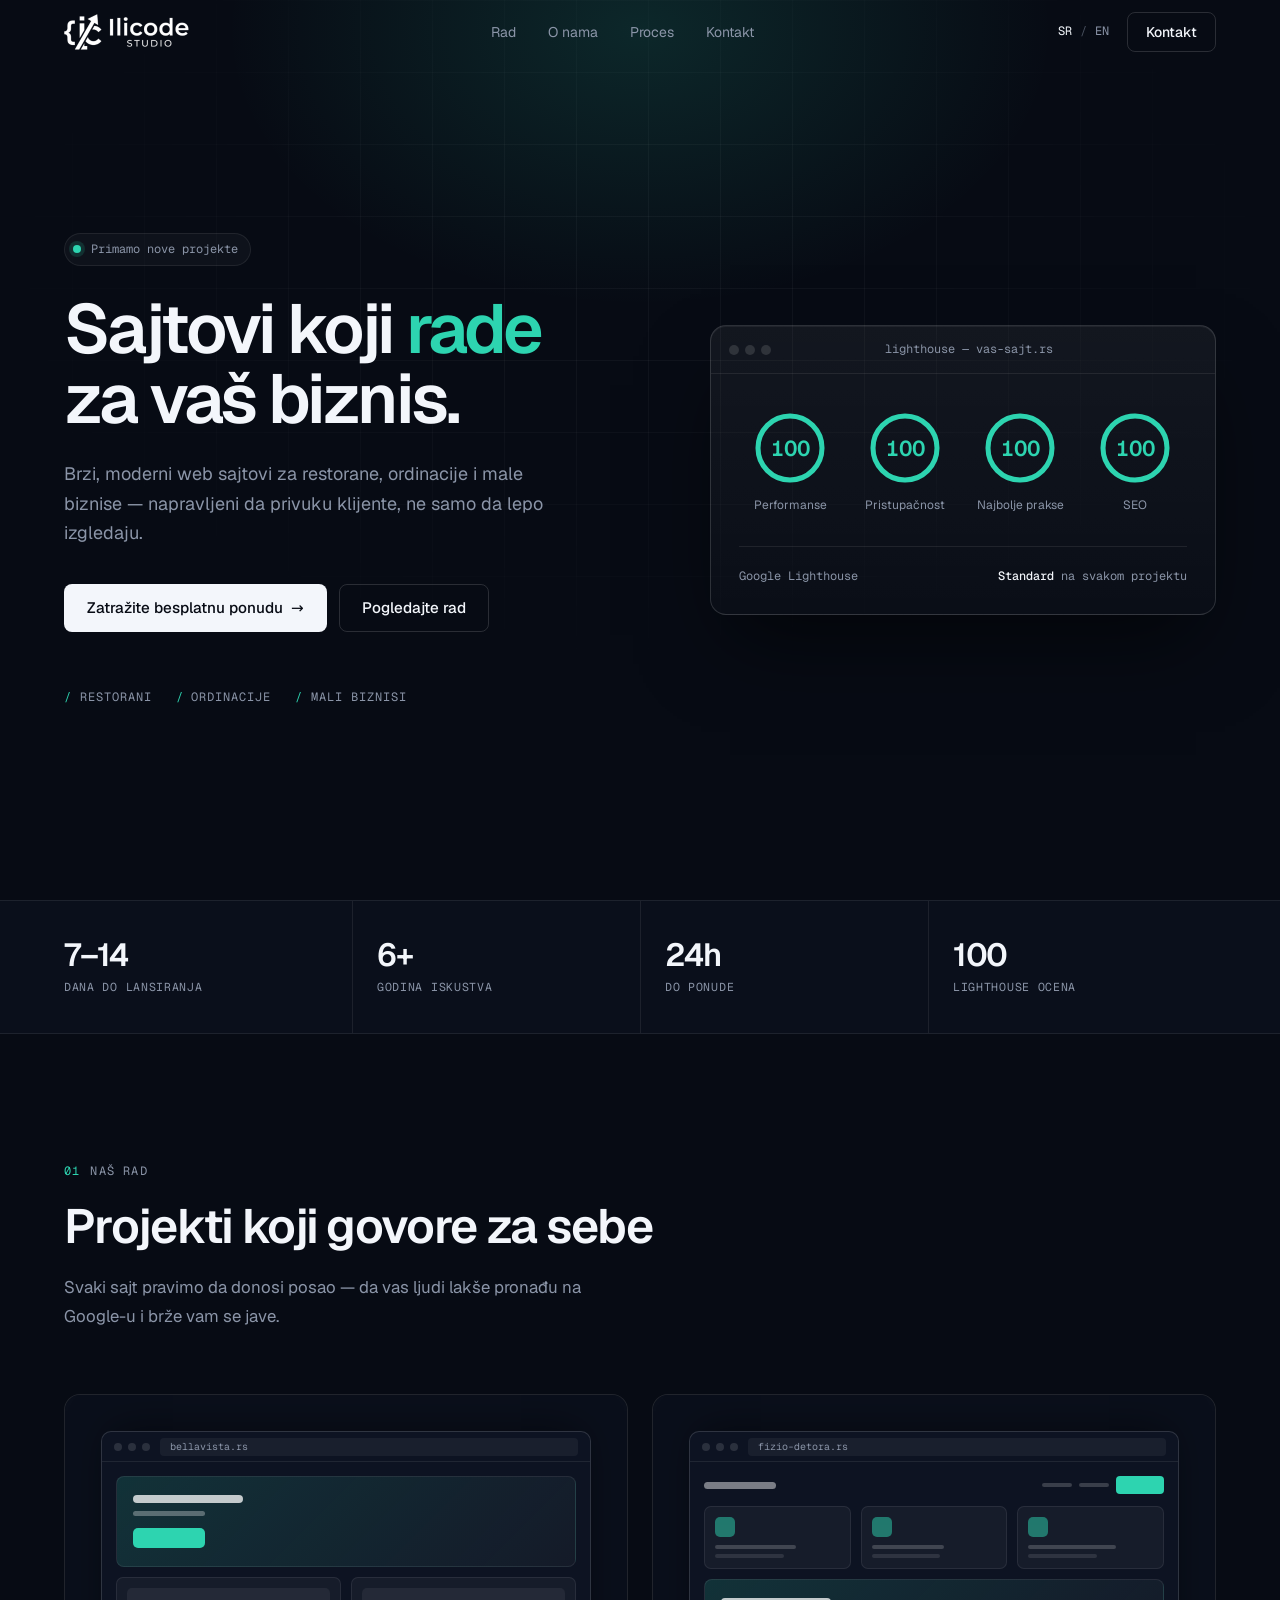
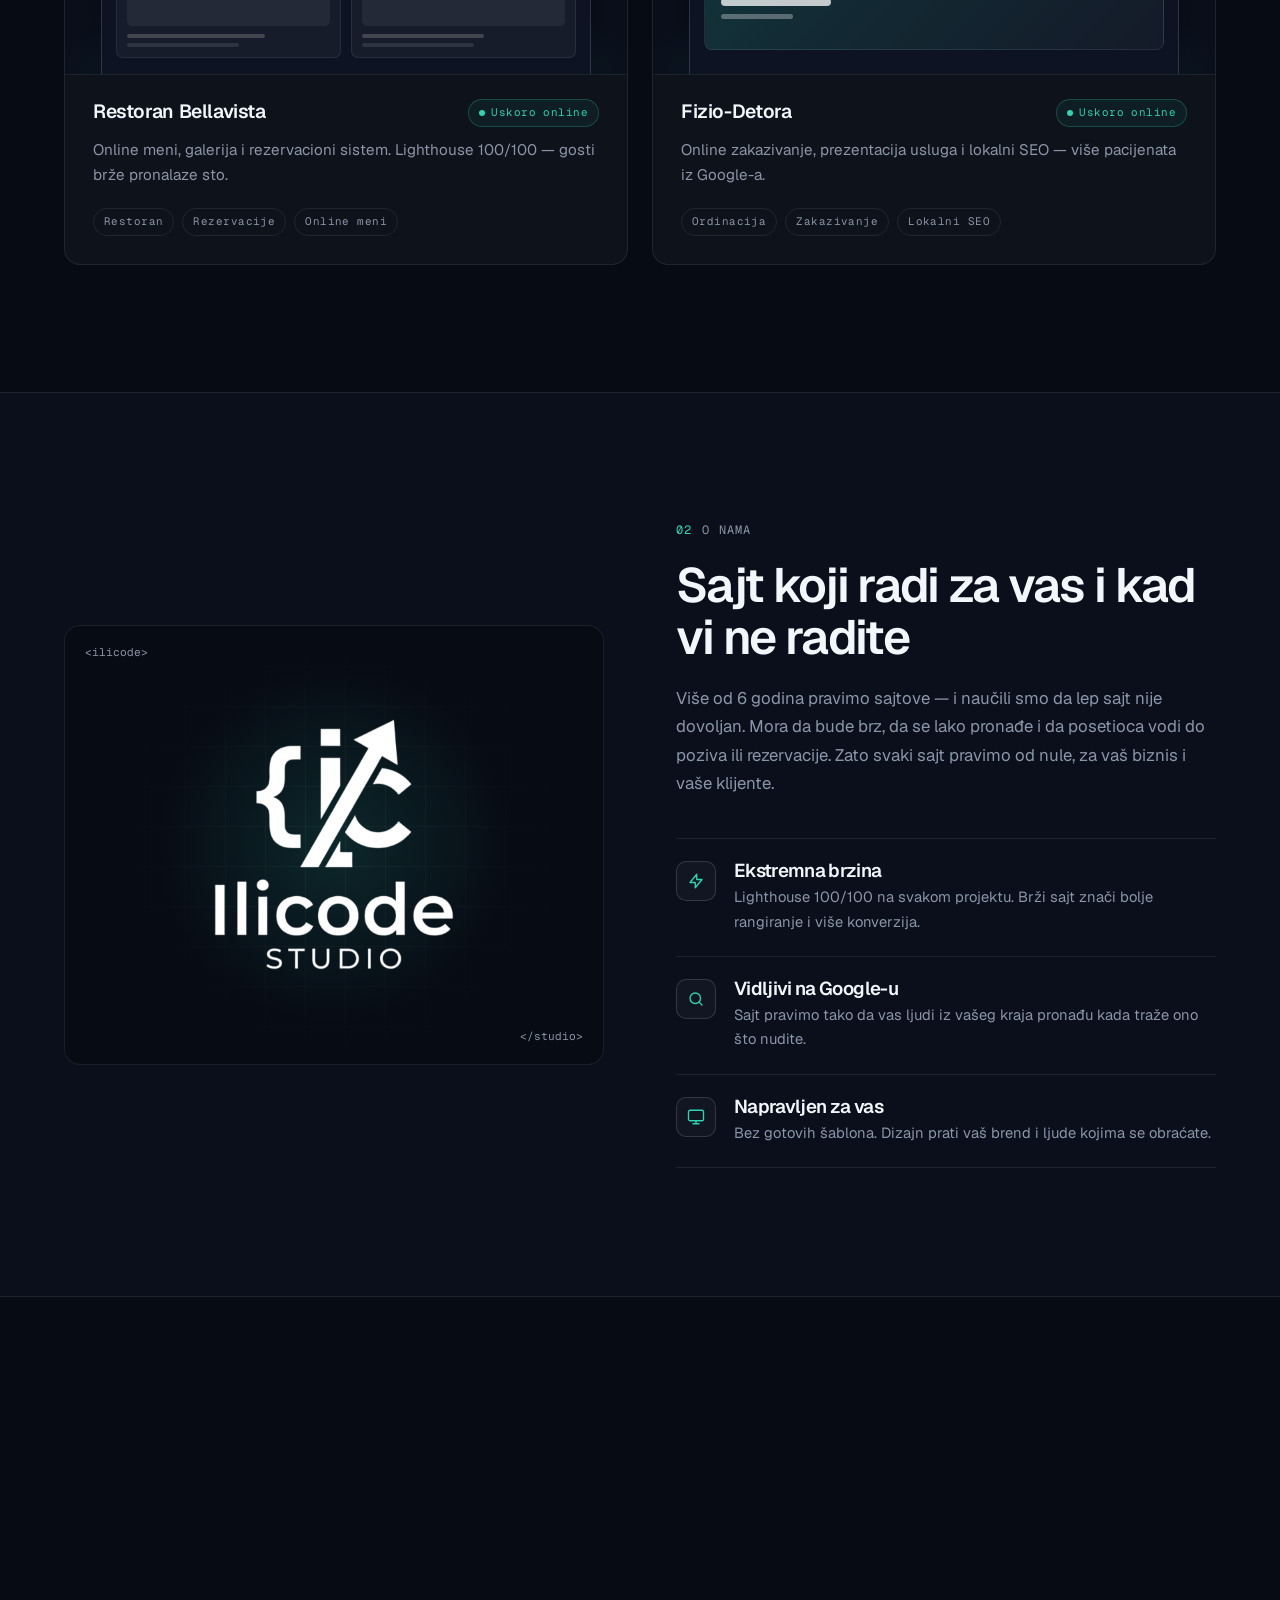
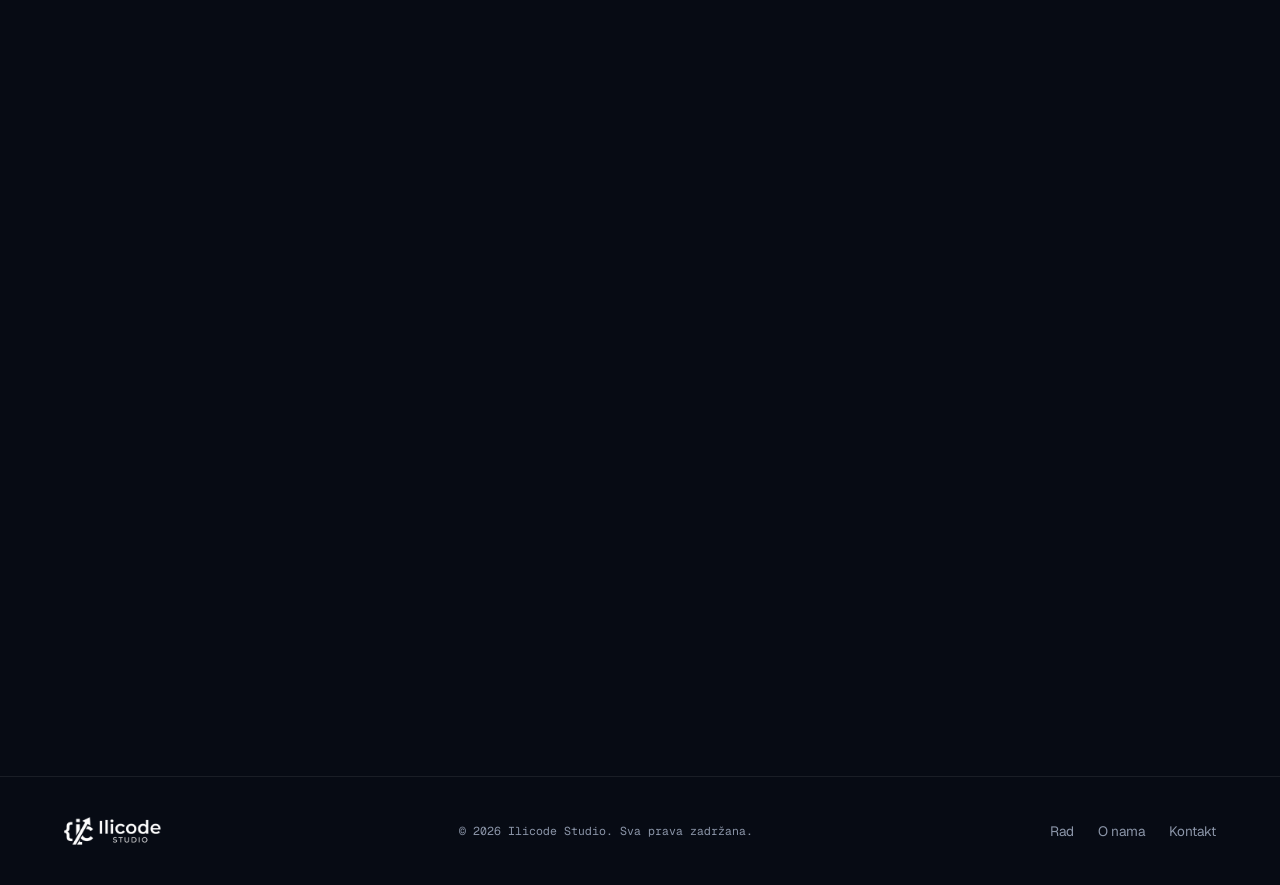
<file: index.html>
<!doctype html>
<html lang="sr-Latn" dir="ltr">
  <head>
    <meta charset="UTF-8" />
    <meta name="viewport" content="width=device-width, initial-scale=1.0" />
    <script>
      document.documentElement.classList.add("js");
    </script>

    <!-- SEO -->
    <title>
      Ilicode Studio | Izrada Web Sajtova za Restorane, Ordinacije i Male
      Biznise
    </title>
    <meta
      name="description"
      content="Ilicode Studio izrađuje brze, moderne web sajtove za restorane, ordinacije i male biznise u Srbiji. Lighthouse 100/100. Besplatna ponuda za 24h."
    />
    <meta name="author" content="Ilicode Studio" />
    <meta
      name="robots"
      content="index, follow, max-snippet:-1, max-image-preview:large"
    />
    <link rel="canonical" href="https://ilicode.rs/" />
    <link rel="alternate" hreflang="sr" href="https://ilicode.rs/" />
    <link rel="alternate" hreflang="en" href="https://ilicode.rs/en/" />
    <link rel="alternate" hreflang="x-default" href="https://ilicode.rs/" />

    <!-- Open Graph -->
    <meta property="og:type" content="website" />
    <meta property="og:url" content="https://ilicode.rs/" />
    <meta
      property="og:title"
      content="Ilicode Studio | Izrada Web Sajtova u Srbiji"
    />
    <meta
      property="og:description"
      content="Brzi, moderni web sajtovi za restorane, ordinacije i male biznise. Lighthouse 100/100. Besplatna ponuda za 24h."
    />
    <meta
      property="og:image"
      content="https://ilicode.rs/assets/og-image.png"
    />
    <meta property="og:image:width" content="1200" />
    <meta property="og:image:height" content="630" />
    <meta property="og:locale" content="sr_RS" />
    <meta property="og:locale:alternate" content="en_US" />

    <!-- Twitter -->
    <meta name="twitter:card" content="summary_large_image" />
    <meta
      name="twitter:title"
      content="Ilicode Studio | Web Sajtovi u Srbiji"
    />
    <meta
      name="twitter:description"
      content="Brzi, moderni web sajtovi. Lighthouse 100/100. Besplatna ponuda za 24h."
    />
    <meta
      name="twitter:image"
      content="https://ilicode.rs/assets/og-image.png"
    />

    <!-- Structured Data -->
    <script type="application/ld+json">
      {
        "@context": "https://schema.org",
        "@graph": [
          {
            "@type": "LocalBusiness",
            "name": "Ilicode Studio",
            "url": "https://ilicode.rs",
            "telephone": "+381603139966",
            "email": "kontakt@ilicode.rs",
            "address": {
              "@type": "PostalAddress",
              "addressLocality": "Beograd",
              "addressCountry": "RS"
            },
            "description": "Web agencija specijalizovana za brze, moderne web sajtove za restorane, ordinacije i male biznise u Srbiji.",
            "priceRange": "€€",
            "areaServed": { "@type": "Country", "name": "Serbia" }
          },
          {
            "@type": "FAQPage",
            "mainEntity": [
              {
                "@type": "Question",
                "name": "Koliko košta izrada web sajta?",
                "acceptedAnswer": {
                  "@type": "Answer",
                  "text": "Cena zavisi od toga šta vam je potrebno — broja stranica i funkcija poput rezervacija, online menija ili više jezika. Pošaljite nam kratak opis i u roku od 24h dobijate besplatnu ponudu prilagođenu vašem projektu."
                }
              },
              {
                "@type": "Question",
                "name": "Koliko dugo traje izrada sajta?",
                "acceptedAnswer": {
                  "@type": "Answer",
                  "text": "Standardni sajt isporučujemo za 7–14 dana od kada dobijemo sav sadržaj (tekstove, slike, logo). Kompleksni projekti mogu trajati do 4 nedelje."
                }
              },
              {
                "@type": "Question",
                "name": "Da li ću moći sam da menjam sajt?",
                "acceptedAnswer": {
                  "@type": "Answer",
                  "text": "Ne morate — o tome brinemo mi. U okviru mesečnog održavanja menjamo meni, cene, radno vreme, slike i tekstove kad god vam zatreba. Samo nam pošaljete poruku, a mi se pobrinemo za ostalo."
                }
              },
              {
                "@type": "Question",
                "name": "Šta je potrebno od mene da bismo počeli?",
                "acceptedAnswer": {
                  "@type": "Answer",
                  "text": "Logo, tekstovi i fotografije vašeg prostora, proizvoda ili tima. Ako nešto od toga nemate — nema problema, pomažemo oko pisanja tekstova i izbora slika."
                }
              },
              {
                "@type": "Question",
                "name": "Da li nudite održavanje sajta?",
                "acceptedAnswer": {
                  "@type": "Answer",
                  "text": "Da, nudimo mesečno održavanje: izmene sadržaja, praćenje performansi i tehničku podršku. Uslove dobijate zajedno sa ponudom."
                }
              }
            ]
          }
        ]
      }
    </script>

    <!-- Fonts (self-hosted) -->
    <link
      rel="preload"
      href="assets/fonts/geist-latin.woff2"
      as="font"
      type="font/woff2"
      crossorigin
    />
    <link
      rel="preload"
      href="assets/fonts/geist-latin-ext.woff2"
      as="font"
      type="font/woff2"
      crossorigin
    />

    <!-- Styles -->
    <link rel="stylesheet" href="css/style.min.css" />

    <!-- Favicon -->
    <link rel="icon" href="assets/favicon.ico" sizes="any" />
    <link
      rel="icon"
      type="image/png"
      sizes="32x32"
      href="assets/favicon-32x32.png"
    />
    <link rel="apple-touch-icon" href="assets/apple-touch-icon.png" />
    <link rel="manifest" href="assets/site.webmanifest" />
    <meta name="theme-color" content="#070b14" />
  </head>

  <body>
    <header>
      <nav class="nav" id="navbar" aria-label="Glavna navigacija">
        <div class="wrap nav-inner">
          <a href="./" aria-label="Ilicode Studio — početna">
            <img
              class="nav-logo"
              src="assets/ilicode-logo-horizontal-250.webp"
              srcset="
                assets/ilicode-logo-horizontal-250.webp 250w,
                assets/ilicode-logo-horizontal-375.webp 375w
              "
              sizes="125px"
              alt="Ilicode Studio"
              width="125"
              height="36"
              fetchpriority="high"
              decoding="async"
            />
          </a>
          <ul class="nav-links" id="nav-links">
            <li><a href="#rad">Rad</a></li>
            <li><a href="#o-nama">O nama</a></li>
            <li><a href="#proces">Proces</a></li>
            <li><a href="#kontakt">Kontakt</a></li>
          </ul>
          <div class="nav-right">
            <div class="lang" role="group" aria-label="Jezik / Language">
              <a href="./" hreflang="sr" lang="sr-Latn" aria-current="page"
                >SR</a
              >
              <span class="lang-sep" aria-hidden="true">/</span>
              <a href="en/" hreflang="en" lang="en">EN</a>
            </div>
            <a href="#kontakt" class="btn btn-ghost nav-cta">Kontakt</a>
            <button
              class="nav-toggle"
              id="nav-toggle"
              type="button"
              aria-controls="nav-links"
              aria-expanded="false"
              aria-label="Meni"
            >
              <span></span><span></span>
            </button>
          </div>
        </div>
      </nav>
    </header>

    <main>
      <!-- ── HERO ── -->
      <section class="hero" aria-labelledby="hero-title">
        <div class="wrap hero-inner">
          <div>
            <p class="kicker rise">
              <span class="kicker-dot" aria-hidden="true"></span>Primamo nove
              projekte
            </p>
            <h1 id="hero-title" class="hero-title rise r2">
              Sajtovi koji <span class="accent">rade</span> <br />za vaš biznis.
            </h1>
            <p class="hero-sub rise r3">
              Brzi, moderni web sajtovi za restorane, ordinacije i male biznise
              — napravljeni da privuku klijente, ne samo da lepo izgledaju.
            </p>
            <div class="hero-cta rise r4">
              <a href="#kontakt" class="btn btn-primary btn-lg"
                >Zatražite besplatnu ponudu <span class="arrow">→</span></a
              >
              <a href="#rad" class="btn btn-ghost btn-lg">Pogledajte rad</a>
            </div>
            <ul class="segments rise r5" aria-label="Radimo sa">
              <li>Restorani</li>
              <li>Ordinacije</li>
              <li>Mali biznisi</li>
            </ul>
          </div>

          <div
            class="panel rise r3"
            role="img"
            aria-label="Google Lighthouse: 100 za performanse, pristupačnost, najbolje prakse i SEO"
          >
            <div class="panel-bar" aria-hidden="true">
              <div class="dots"><i></i><i></i><i></i></div>
              <span class="panel-url">lighthouse — vas-sajt.rs</span>
            </div>
            <div class="panel-body" aria-hidden="true">
              <div class="gauges">
                <div class="gauge-item">
                  <div class="gauge">
                    <svg viewBox="0 0 76 76">
                      <circle class="track" cx="38" cy="38" r="32" />
                      <circle class="fill" cx="38" cy="38" r="32" />
                    </svg>
                    <span class="gauge-num" data-count="100">100</span>
                  </div>
                  <p class="gauge-label">Performanse</p>
                </div>
                <div class="gauge-item">
                  <div class="gauge">
                    <svg viewBox="0 0 76 76">
                      <circle class="track" cx="38" cy="38" r="32" />
                      <circle class="fill" cx="38" cy="38" r="32" />
                    </svg>
                    <span class="gauge-num" data-count="100">100</span>
                  </div>
                  <p class="gauge-label">Pristupačnost</p>
                </div>
                <div class="gauge-item">
                  <div class="gauge">
                    <svg viewBox="0 0 76 76">
                      <circle class="track" cx="38" cy="38" r="32" />
                      <circle class="fill" cx="38" cy="38" r="32" />
                    </svg>
                    <span class="gauge-num" data-count="100">100</span>
                  </div>
                  <p class="gauge-label">Najbolje prakse</p>
                </div>
                <div class="gauge-item">
                  <div class="gauge">
                    <svg viewBox="0 0 76 76">
                      <circle class="track" cx="38" cy="38" r="32" />
                      <circle class="fill" cx="38" cy="38" r="32" />
                    </svg>
                    <span class="gauge-num" data-count="100">100</span>
                  </div>
                  <p class="gauge-label">SEO</p>
                </div>
              </div>
              <div class="panel-foot">
                <span>Google Lighthouse</span>
                <span><b>Standard</b> na svakom projektu</span>
              </div>
            </div>
          </div>
        </div>
      </section>

      <!-- ── STATS ── -->
      <div class="stats">
        <div class="wrap stats-inner">
          <div class="stat">
            <span class="stat-num">7–14</span>
            <p class="stat-label">Dana do lansiranja</p>
          </div>
          <div class="stat">
            <span class="stat-num">6+</span>
            <p class="stat-label">Godina iskustva</p>
          </div>
          <div class="stat">
            <span class="stat-num">24h</span>
            <p class="stat-label">Do ponude</p>
          </div>
          <div class="stat">
            <span class="stat-num">100</span>
            <p class="stat-label">Lighthouse ocena</p>
          </div>
        </div>
      </div>

      <!-- ── RAD ── -->
      <section id="rad" class="section" aria-labelledby="rad-title">
        <div class="wrap">
          <header class="section-head reveal">
            <p class="eyebrow"><span>01</span> Naš rad</p>
            <h2 id="rad-title" class="section-title">
              Projekti koji govore za sebe
            </h2>
            <p class="section-sub">
              Svaki sajt pravimo da donosi posao — da vas ljudi lakše pronađu na
              Google-u i brže vam se jave.
            </p>
          </header>

          <div class="work-grid">
            <!-- Bellavista -->
            <article class="card reveal">
              <!-- PRODUKCIJA: Zameniti mock sa pravim screenshot-om:
              <img src="assets/bellavista.webp" alt="Restoran Bellavista website" loading="lazy" width="600" height="280"> -->
              <div class="card-media" aria-hidden="true">
                <div class="mock">
                  <div class="mock-bar">
                    <div class="dots"><i></i><i></i><i></i></div>
                    <span class="mock-url">bellavista.rs</span>
                  </div>
                  <div class="mock-body">
                    <div class="mi-hero">
                      <div class="mi-title"></div>
                      <div class="mi-sub"></div>
                      <div class="mi-btn"></div>
                    </div>
                    <div class="mi-grid-2">
                      <div class="mi-box">
                        <div class="mi-img"></div>
                        <div class="mi-bar" style="width: 68%"></div>
                        <div class="mi-bar mi-bar-sm"></div>
                      </div>
                      <div class="mi-box">
                        <div class="mi-img"></div>
                        <div class="mi-bar" style="width: 60%"></div>
                        <div class="mi-bar mi-bar-sm"></div>
                      </div>
                    </div>
                  </div>
                </div>
              </div>
              <div class="card-info">
                <div class="card-row">
                  <h3 class="card-title">Restoran Bellavista</h3>
                  <span class="tag tag-soon">Uskoro online</span>
                </div>
                <p class="card-desc">
                  Online meni, galerija i rezervacioni sistem. Lighthouse
                  100/100 — gosti brže pronalaze sto.
                </p>
                <div class="tags">
                  <span class="tag">Restoran</span>
                  <span class="tag">Rezervacije</span>
                  <span class="tag">Online meni</span>
                </div>
                <!-- PRODUKCIJA: Dodati link ka sajtu -->
              </div>
            </article>

            <!-- Fizio-Detora -->
            <article class="card reveal">
              <div class="card-media" aria-hidden="true">
                <div class="mock">
                  <div class="mock-bar">
                    <div class="dots"><i></i><i></i><i></i></div>
                    <span class="mock-url">fizio-detora.rs</span>
                  </div>
                  <div class="mock-body">
                    <div class="mi-nav">
                      <div class="mi-logo"></div>
                      <div class="mi-nav-r">
                        <div class="mi-nl"></div>
                        <div class="mi-nl"></div>
                        <div class="mi-nb"></div>
                      </div>
                    </div>
                    <div class="mi-grid-3">
                      <div class="mi-box">
                        <div class="mi-ico"></div>
                        <div class="mi-bar" style="width: 65%"></div>
                        <div class="mi-bar mi-bar-sm"></div>
                      </div>
                      <div class="mi-box">
                        <div class="mi-ico"></div>
                        <div class="mi-bar" style="width: 58%"></div>
                        <div class="mi-bar mi-bar-sm"></div>
                      </div>
                      <div class="mi-box">
                        <div class="mi-ico"></div>
                        <div class="mi-bar" style="width: 70%"></div>
                        <div class="mi-bar mi-bar-sm"></div>
                      </div>
                    </div>
                    <div class="mi-hero">
                      <div class="mi-title"></div>
                      <div class="mi-sub"></div>
                    </div>
                  </div>
                </div>
              </div>
              <div class="card-info">
                <div class="card-row">
                  <h3 class="card-title">Fizio-Detora</h3>
                  <span class="tag tag-soon">Uskoro online</span>
                </div>
                <p class="card-desc">
                  Online zakazivanje, prezentacija usluga i lokalni SEO — više
                  pacijenata iz Google-a.
                </p>
                <div class="tags">
                  <span class="tag">Ordinacija</span>
                  <span class="tag">Zakazivanje</span>
                  <span class="tag">Lokalni SEO</span>
                </div>
              </div>
            </article>
          </div>
        </div>
      </section>

      <!-- ── O NAMA ── -->
      <section
        id="o-nama"
        class="section section-alt"
        aria-labelledby="onama-title"
      >
        <div class="wrap about-grid">
          <div class="about-visual reveal">
            <span class="about-corner about-corner-tl" aria-hidden="true"
              >&lt;ilicode&gt;</span
            >
            <img
              class="about-logo"
              src="assets/ilicode-logo-vertical-360.webp"
              srcset="
                assets/ilicode-logo-vertical-360.webp 360w,
                assets/ilicode-logo-vertical.webp     464w
              "
              sizes="(max-width: 900px) 180px, 240px"
              alt="Ilicode Studio"
              width="240"
              height="251"
              loading="lazy"
              decoding="async"
            />
            <span class="about-corner about-corner-br" aria-hidden="true"
              >&lt;/studio&gt;</span
            >
          </div>

          <div class="reveal">
            <p class="eyebrow"><span>02</span> O nama</p>
            <h2 id="onama-title" class="section-title">
              Sajt koji radi za vas i kad vi ne radite
            </h2>
            <p class="section-sub">
              Više od 6 godina pravimo sajtove — i naučili smo da lep sajt nije
              dovoljan. Mora da bude brz, da se lako pronađe i da posetioca vodi
              do poziva ili rezervacije. Zato svaki sajt pravimo od nule, za vaš
              biznis i vaše klijente.
            </p>

            <div class="features">
              <div class="feature">
                <div class="feature-ico">
                  <svg
                    viewBox="0 0 24 24"
                    stroke-width="1.8"
                    stroke-linecap="round"
                    stroke-linejoin="round"
                    aria-hidden="true"
                  >
                    <path d="M13 10V3L4 14h7v7l9-11h-7z" />
                  </svg>
                </div>
                <div>
                  <h3 class="feature-title">Ekstremna brzina</h3>
                  <p class="feature-desc">
                    Lighthouse 100/100 na svakom projektu. Brži sajt znači bolje
                    rangiranje i više konverzija.
                  </p>
                </div>
              </div>
              <div class="feature">
                <div class="feature-ico">
                  <svg
                    viewBox="0 0 24 24"
                    stroke-width="1.8"
                    stroke-linecap="round"
                    stroke-linejoin="round"
                    aria-hidden="true"
                  >
                    <circle cx="11" cy="11" r="7" />
                    <path d="m20 20-3.5-3.5" />
                  </svg>
                </div>
                <div>
                  <h3 class="feature-title">Vidljivi na Google-u</h3>
                  <p class="feature-desc">
                    Sajt pravimo tako da vas ljudi iz vašeg kraja pronađu kada
                    traže ono što nudite.
                  </p>
                </div>
              </div>
              <div class="feature">
                <div class="feature-ico">
                  <svg
                    viewBox="0 0 24 24"
                    stroke-width="1.8"
                    stroke-linecap="round"
                    stroke-linejoin="round"
                    aria-hidden="true"
                  >
                    <rect x="2" y="3" width="20" height="14" rx="2" />
                    <path d="M8 21h8M12 17v4" />
                  </svg>
                </div>
                <div>
                  <h3 class="feature-title">Napravljen za vas</h3>
                  <p class="feature-desc">
                    Bez gotovih šablona. Dizajn prati vaš brend i ljude kojima
                    se obraćate.
                  </p>
                </div>
              </div>
            </div>
          </div>
        </div>
      </section>

      <!-- ── PROCES ── -->
      <section id="proces" class="section" aria-labelledby="proces-title">
        <div class="wrap">
          <header class="section-head reveal">
            <p class="eyebrow"><span>03</span> Naš proces</p>
            <h2 id="proces-title" class="section-title">
              Tri koraka do vašeg sajta
            </h2>
            <p class="section-sub">
              Jasno, transparentno, bez iznenađenja — od prve poruke do sajta na
              internetu.
            </p>
          </header>

          <ol class="steps">
            <li class="step reveal">
              <div class="step-head">
                <span class="step-num">01</span><span>Upit i ponuda</span>
              </div>
              <h3 class="step-title">Javite nam se</h3>
              <p class="step-desc">
                Pošaljete kratak opis, mi vam postavimo par pitanja i za 24h
                dobijate ponudu. Bez obaveze.
              </p>
              <div class="chips">
                <span class="chip">Upitnik</span>
                <span class="chip">Ponuda za 24h</span>
                <span class="chip">Bez obaveze</span>
              </div>
            </li>
            <li class="step reveal">
              <div class="step-head">
                <span class="step-num">02</span><span>Dizajn i izrada</span>
              </div>
              <h3 class="step-title">Pravimo vaš sajt</h3>
              <p class="step-desc">
                Prvo dobijate dizajn na odobrenje, zatim gradimo sajt koji
                savršeno radi na telefonu i računaru.
              </p>
              <div class="chips">
                <span class="chip">Dizajn</span>
                <span class="chip">Telefon i računar</span>
                <span class="chip">Brzina</span>
              </div>
            </li>
            <li class="step reveal">
              <div class="step-head">
                <span class="step-num">03</span
                ><span>Lansiranje i podrška</span>
              </div>
              <h3 class="step-title">Lansiramo i ostajemo tu</h3>
              <p class="step-desc">
                Postavljamo sajt, podešavamo domen i nudimo mesečno održavanje —
                svaka izmena ili ažuriranje na vreme.
              </p>
              <div class="chips">
                <span class="chip">Puštanje online</span>
                <span class="chip">Održavanje</span>
                <span class="chip">Podrška</span>
              </div>
            </li>
          </ol>
        </div>
      </section>

      <!-- ── FAQ ── -->
      <section class="section section-alt" aria-labelledby="faq-title">
        <div class="wrap-sm">
          <header class="section-head reveal">
            <p class="eyebrow"><span>04</span> Česta pitanja</p>
            <h2 id="faq-title" class="section-title">
              Pitanja koja nam najčešće postavljate
            </h2>
          </header>

          <div class="faq reveal">
            <details>
              <summary>
                Koliko košta izrada web sajta?<i
                  class="faq-ico"
                  aria-hidden="true"
                ></i>
              </summary>
              <p class="faq-answer">
                Svaki sajt je drugačiji, pa i cena zavisi od toga šta vam je
                potrebno — broja stranica i funkcija poput rezervacija, online
                menija ili više jezika. Pošaljite nam kratak opis i u roku od
                <strong>24h</strong> dobijate ponudu prilagođenu vašem projektu,
                besplatno i bez obaveze.
              </p>
            </details>
            <details>
              <summary>
                Koliko dugo traje izrada?<i
                  class="faq-ico"
                  aria-hidden="true"
                ></i>
              </summary>
              <p class="faq-answer">
                Standardni sajt isporučujemo za <strong>7–14 dana</strong> od
                trenutka kada dobijemo sav sadržaj (tekstove, slike, logo).
                Kompleksniji projekti mogu trajati do 4 nedelje. Brzina zavisi i
                od toga koliko brzo nam pošaljete komentare.
              </p>
            </details>
            <details>
              <summary>
                Da li nudite održavanje sajta?<i
                  class="faq-ico"
                  aria-hidden="true"
                ></i>
              </summary>
              <p class="faq-answer">
                Da — nudimo mesečno održavanje koje uključuje redovne izmene
                sadržaja, praćenje performansi i tehničku podršku. Uslove
                održavanja dobijate zajedno sa ponudom, jasno i bez skrivenih
                troškova.
              </p>
            </details>
            <details>
              <summary>
                Da li ću moći sam da menjam sajt?<i
                  class="faq-ico"
                  aria-hidden="true"
                ></i>
              </summary>
              <p class="faq-answer">
                Ne morate — o tome brinemo mi. U okviru mesečnog održavanja
                menjamo meni, cene, radno vreme, slike i tekstove kad god vam
                zatreba. Samo nam pošaljete poruku, a mi se pobrinemo za ostalo.
              </p>
            </details>
            <details>
              <summary>
                Šta je potrebno od mene da bismo počeli?<i
                  class="faq-ico"
                  aria-hidden="true"
                ></i>
              </summary>
              <p class="faq-answer">
                Logo, tekstovi i fotografije vašeg prostora, proizvoda ili tima.
                Ako nešto od toga nemate — nema problema, pomažemo oko pisanja
                tekstova i izbora slika.
              </p>
            </details>
            <details>
              <summary>
                Šta za mene znači Lighthouse 100/100?<i
                  class="faq-ico"
                  aria-hidden="true"
                ></i>
              </summary>
              <p class="faq-answer">
                Lighthouse 100/100 znači da je vaš sajt maksimalno brz,
                pristupačan i SEO-optimizovan prema Google standardima.
                Rezultat: bolje rangiranje u pretrazi, manje napuštanja sajta i
                više konverzija.
              </p>
            </details>
            <details>
              <summary>
                Da li radite i van Srbije?<i
                  class="faq-ico"
                  aria-hidden="true"
                ></i>
              </summary>
              <p class="faq-answer">
                Da. Ceo proces je online — razgovaramo preko video poziva, sve
                šaljemo elektronski, a plaćanje ide preko računa ili PayPal-a.
                Radimo sa klijentima iz regiona i inostranstva.
              </p>
            </details>
          </div>
        </div>
      </section>

      <!-- ── KONTAKT ── -->
      <section
        id="kontakt"
        class="section contact"
        aria-labelledby="kontakt-title"
      >
        <div class="wrap contact-grid">
          <div class="reveal">
            <p class="eyebrow"><span>05</span> Kontakt</p>
            <h2 id="kontakt-title" class="contact-title">
              Izgradimo vaš sajt <span class="accent">zajedno.</span>
            </h2>
            <p class="contact-sub">
              Opišite nam ukratko šta vam treba — u roku od 24h dobijate ponudu
              prilagođenu vašem projektu.
              <strong>Besplatno i bez obaveze.</strong>
            </p>

            <ul class="clinks" aria-label="Kontakt opcije">
              <li>
                <a
                  href="https://wa.me/381603139966?text=Zdravo%2C%20zanima%20me%20izrada%20web%20sajta."
                  class="clink"
                  target="_blank"
                  rel="noopener noreferrer"
                >
                  <span class="clink-ico">
                    <svg viewBox="0 0 24 24" aria-hidden="true">
                      <path
                        d="M17.472 14.382c-.297-.149-1.758-.867-2.03-.967-.273-.099-.471-.148-.67.15-.197.297-.767.966-.94 1.164-.173.199-.347.223-.644.075-.297-.15-1.255-.463-2.39-1.475-.883-.788-1.48-1.761-1.653-2.059-.173-.297-.018-.458.13-.606.134-.133.298-.347.446-.52.149-.174.198-.298.298-.497.099-.198.05-.371-.025-.52-.075-.149-.669-1.612-.916-2.207-.242-.579-.487-.5-.669-.51-.173-.008-.371-.01-.57-.01-.198 0-.52.074-.792.372-.272.297-1.04 1.016-1.04 2.479 0 1.462 1.065 2.875 1.213 3.074.149.198 2.096 3.2 5.077 4.487.709.306 1.262.489 1.694.625.712.227 1.36.195 1.871.118.571-.085 1.758-.719 2.006-1.413.248-.694.248-1.289.173-1.413-.074-.124-.272-.198-.57-.347m-5.421 7.403h-.004a9.87 9.87 0 01-5.031-1.378l-.361-.214-3.741.982.998-3.648-.235-.374a9.86 9.86 0 01-1.51-5.26c.001-5.45 4.436-9.884 9.888-9.884 2.64 0 5.122 1.03 6.988 2.898a9.825 9.825 0 012.893 6.994c-.003 5.45-4.437 9.884-9.885 9.884m8.413-18.297A11.815 11.815 0 0012.05 0C5.495 0 .16 5.335.157 11.892c0 2.096.547 4.142 1.588 5.945L.057 24l6.305-1.654a11.882 11.882 0 005.683 1.448h.005c6.554 0 11.89-5.335 11.893-11.893a11.821 11.821 0 00-3.48-8.413z"
                      />
                    </svg>
                  </span>
                  <span>
                    <span class="clink-lbl">WhatsApp</span><br />
                    <span class="clink-val">+381 60 313 9966</span>
                  </span>
                  <span class="clink-arrow" aria-hidden="true">→</span>
                </a>
              </li>
              <li>
                <a href="viber://chat?number=%2B381603139966" class="clink">
                  <span class="clink-ico">
                    <svg viewBox="0 0 24 24" aria-hidden="true">
                      <path
                        d="M11.398.002C9.473.028 5.331.344 3.014 2.467 1.133 4.35.489 7.103.416 10.188c-.073 3.084-.16 8.863 5.422 10.45h.005l-.004 2.399s-.038.981.609 1.179c.795.243 1.261-.51 2.021-1.329.418-.45.994-1.112 1.429-1.614 3.938.331 6.963-.426 7.308-.537.795-.258 5.294-.833 6.032-6.788.76-6.132-.37-10.002-2.993-11.74l-.001-.002c-.764-.516-3.003-1.228-8.846-1.204zm.053 1.8c5.137-.022 7.098.605 7.72 1.024h.001c2.15 1.433 3.058 4.803 2.39 10.092-.626 5.073-4.261 5.416-4.92 5.624-.29.094-3.041.775-6.485.556 0 0-2.573 3.1-3.373 3.903-.128.13-.275.182-.375.158-.145-.034-.184-.202-.182-.446l.024-3.854s-.001-.015-.004-.024c-4.697-1.303-4.619-6.202-4.558-8.89.063-2.689.586-5.01 2.147-6.562C5.34 2.1 8.889 1.82 11.451 1.802zm.04 2.988c-.229 0-.456.186-.456.431 0 .244.227.431.456.431 2.766 0 5.016 2.25 5.016 5.016 0 .229.188.447.432.447.244 0 .44-.218.44-.447 0-3.244-2.645-5.878-5.888-5.878zM8.896 5.833a1.22 1.22 0 00-.309.043C7.83 6.11 6.491 6.87 6.162 7.755c-.33.886-.171 1.974.408 3.314.578 1.34 1.47 2.597 2.589 3.648 1.119 1.051 2.457 1.877 3.847 2.384 1.39.508 2.51.593 3.408.234.899-.359 1.559-1.622 1.822-2.386.088-.256.069-.544-.044-.747-.437-.795-1.69-1.545-2.068-1.722-.379-.177-.73-.028-.938.235l-.554.743c-.232.31-.637.272-.637.272s-2.264-.651-3.351-3.13c0 0-.19-.368.1-.666l.693-.729c.233-.245.282-.61.116-.97-.381-.835-1.048-2.034-1.699-2.228-.11-.033-.226-.146-.359-.159zm2.624.998c-.229 0-.442.199-.442.428 0 .229.213.424.442.424 1.541 0 2.794 1.252 2.794 2.794 0 .228.197.425.426.425.229 0 .426-.197.426-.425 0-2.012-1.635-3.646-3.646-3.646zm.029 1.81c-.222 0-.437.213-.437.435 0 .222.215.413.437.413.538 0 .976.438.976.976 0 .218.192.423.414.423.222 0 .413-.205.413-.423 0-1.002-.8-1.824-1.803-1.824z"
                      />
                    </svg>
                  </span>
                  <span>
                    <span class="clink-lbl">Viber</span><br />
                    <span class="clink-val">+381 60 313 9966</span>
                  </span>
                  <span class="clink-arrow" aria-hidden="true">→</span>
                </a>
              </li>
              <li>
                <a href="mailto:kontakt@ilicode.rs" class="clink">
                  <span class="clink-ico">
                    <svg viewBox="0 0 24 24" aria-hidden="true">
                      <path
                        d="M20 4H4c-1.1 0-2 .9-2 2v12c0 1.1.9 2 2 2h16c1.1 0 2-.9 2-2V6c0-1.1-.9-2-2-2zm0 4l-8 5-8-5V6l8 5 8-5v2z"
                      />
                    </svg>
                  </span>
                  <span>
                    <span class="clink-lbl">Email</span><br />
                    <span class="clink-val">kontakt@ilicode.rs</span>
                  </span>
                  <span class="clink-arrow" aria-hidden="true">→</span>
                </a>
              </li>
            </ul>
          </div>

          <div class="form-card reveal">
            <h3 class="form-title">Zatražite ponudu</h3>
            <form
              action="https://formspree.io/f/YOUR_ID"
              method="POST"
              accept-charset="UTF-8"
            >
              <input
                type="text"
                name="_gotcha"
                style="display: none"
                tabindex="-1"
                autocomplete="off"
              />
              <input
                type="hidden"
                name="_next"
                value="https://ilicode.rs/hvala"
              />

              <div class="fgrp">
                <label for="name" class="flabel">Vaše ime</label>
                <input
                  type="text"
                  id="name"
                  name="name"
                  class="finput"
                  placeholder="Marko Marković"
                  required
                  autocomplete="name"
                />
              </div>
              <div class="fgrp">
                <label for="email" class="flabel">Email</label>
                <input
                  type="email"
                  id="email"
                  name="email"
                  class="finput"
                  placeholder="marko@firma.rs"
                  required
                  autocomplete="email"
                />
              </div>
              <div class="fgrp">
                <label for="biznis" class="flabel">Tip biznisa</label>
                <input
                  type="text"
                  id="biznis"
                  name="biznis"
                  class="finput"
                  placeholder="Restoran, Ordinacija, Salon..."
                />
              </div>
              <div class="fgrp fgrp-last">
                <label for="msg" class="flabel">Poruka</label>
                <textarea
                  id="msg"
                  name="message"
                  class="finput"
                  rows="4"
                  required
                  placeholder="Opišite šta vam treba..."
                ></textarea>
              </div>
              <button type="submit" class="btn btn-primary btn-lg btn-full">
                Pošaljite upit <span class="arrow">→</span>
              </button>
              <p class="form-note">Odgovaramo unutar 24h radnim danom.</p>
            </form>
          </div>
        </div>
      </section>
    </main>

    <footer class="footer">
      <div class="wrap footer-inner">
        <img
          class="footer-logo"
          src="assets/ilicode-logo-horizontal-250.webp"
          srcset="
            assets/ilicode-logo-horizontal-250.webp 250w,
            assets/ilicode-logo-horizontal-375.webp 375w
          "
          sizes="97px"
          alt="Ilicode Studio"
          width="97"
          height="28"
          loading="lazy"
          decoding="async"
        />
        <p class="footer-copy">
          © <span id="year">2026</span> Ilicode Studio. Sva prava zadržana.
        </p>
        <nav aria-label="Footer navigacija">
          <ul class="footer-links">
            <li><a href="#rad">Rad</a></li>
            <li><a href="#o-nama">O nama</a></li>
            <li><a href="#kontakt">Kontakt</a></li>
          </ul>
        </nav>
      </div>
    </footer>

    <script src="js/main.js" defer></script>
  </body>
</html>
</file>
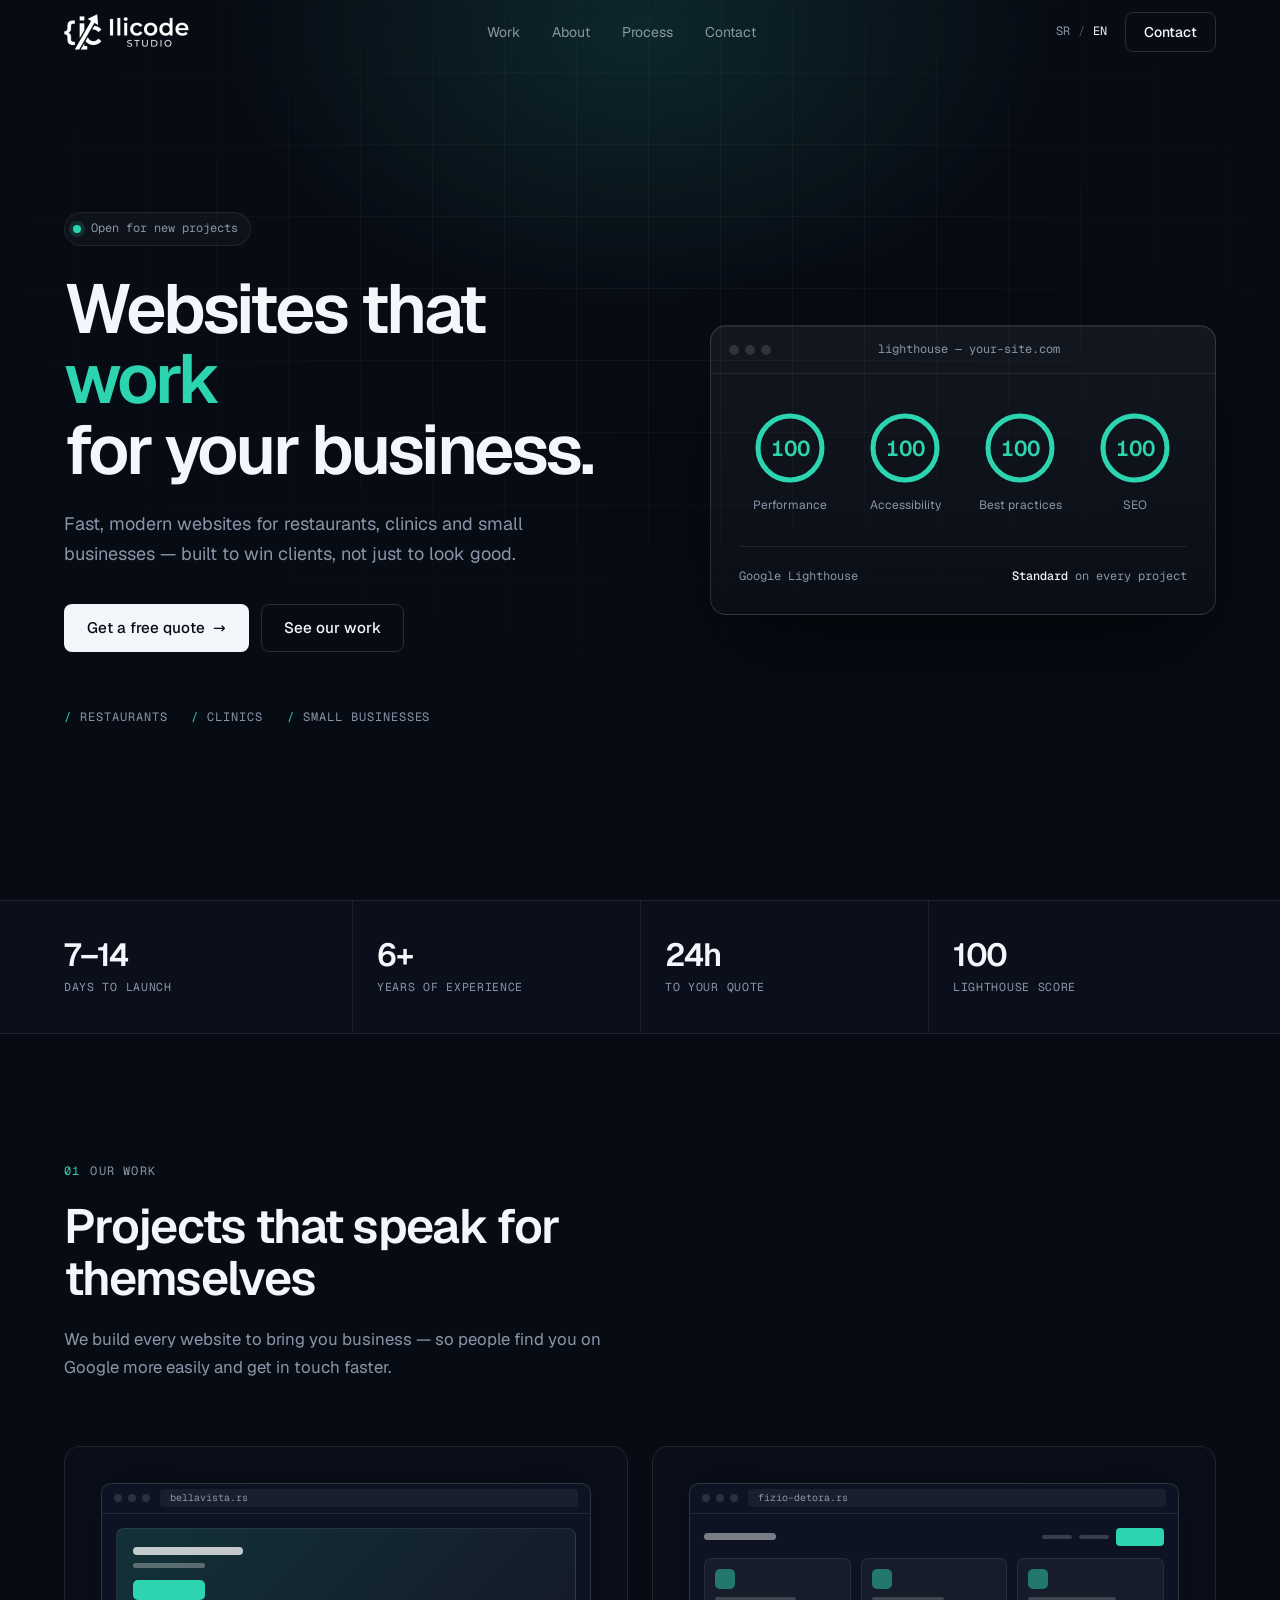
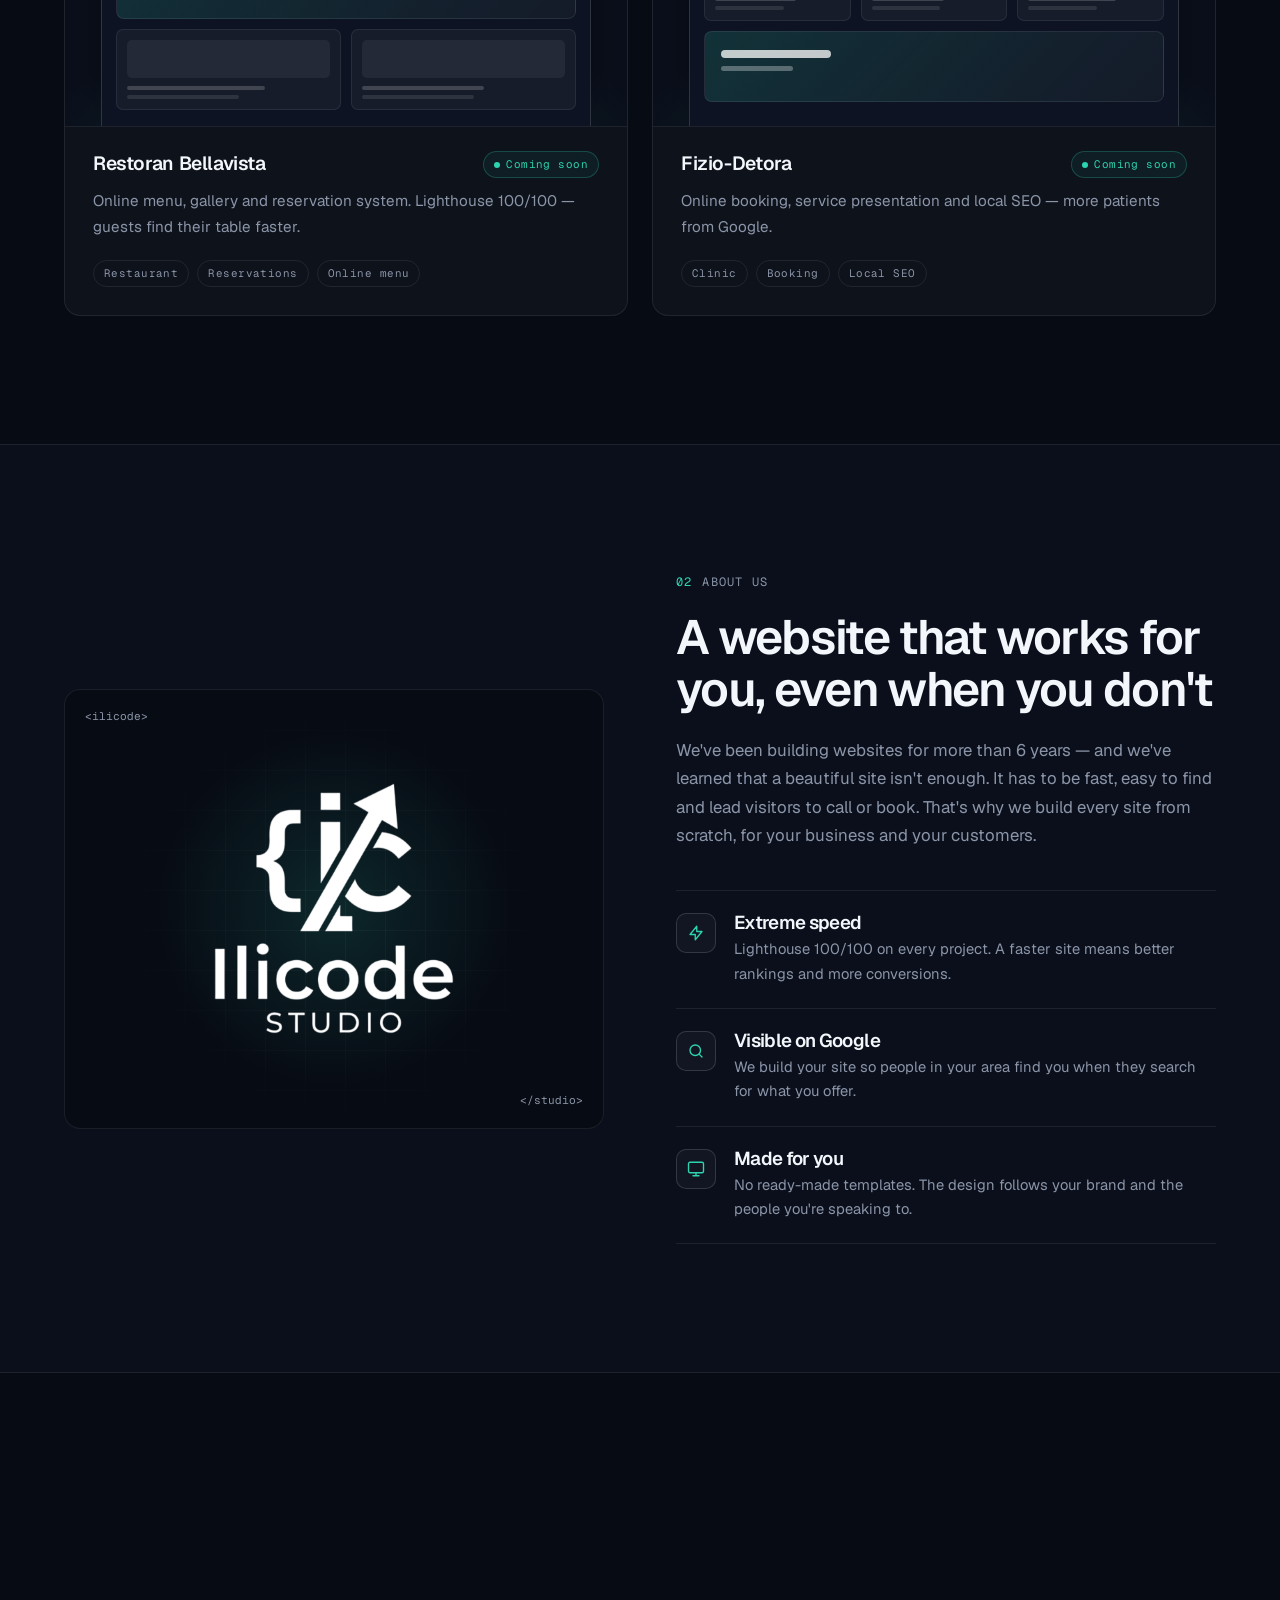
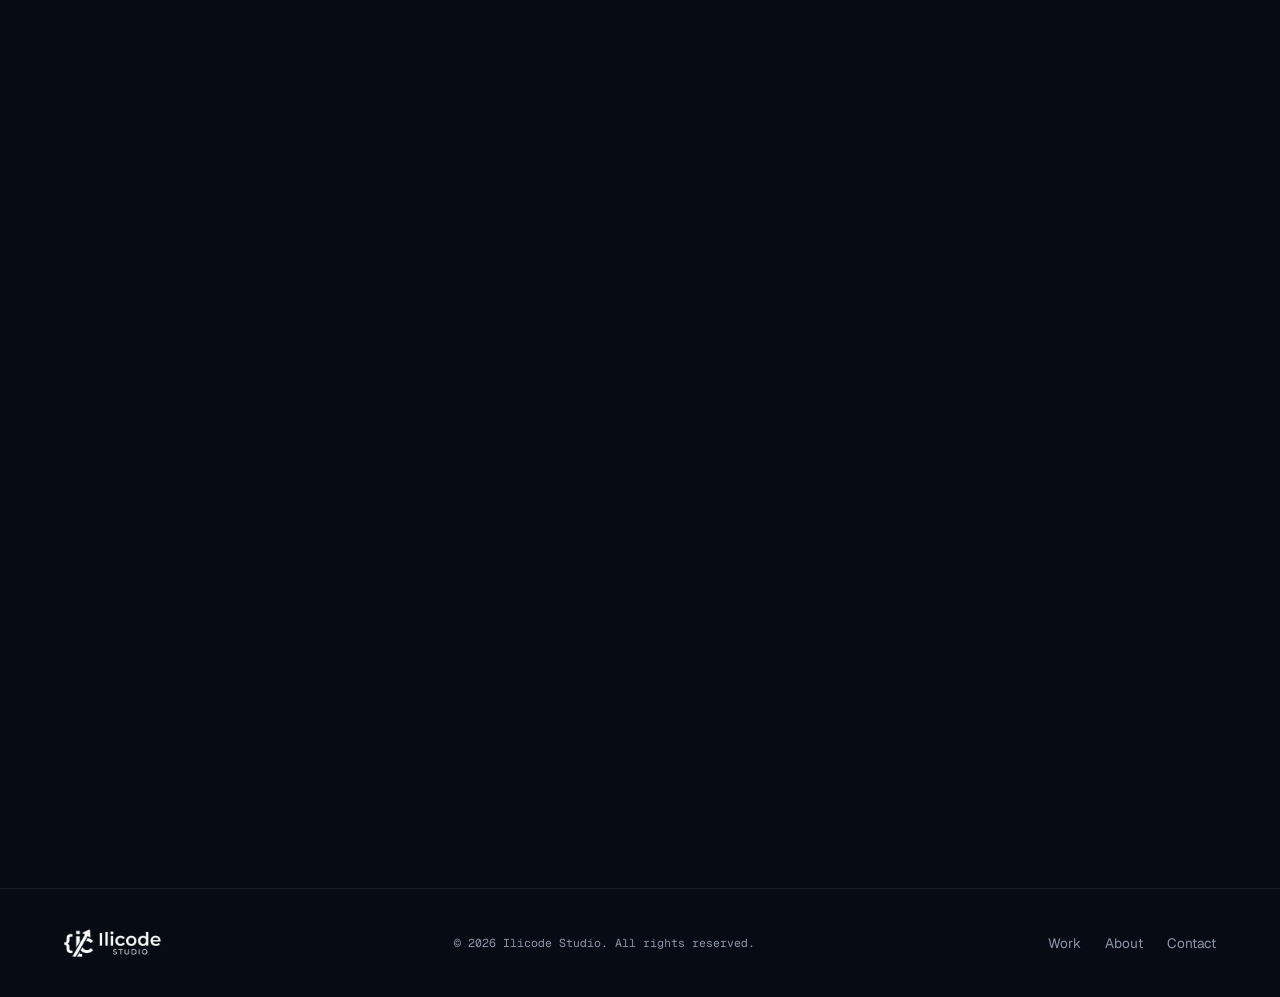
<file: en/index.html>
<!doctype html>
<html lang="en" dir="ltr">
  <head>
    <meta charset="UTF-8" />
    <meta name="viewport" content="width=device-width, initial-scale=1.0" />
    <script>
      document.documentElement.classList.add("js");
    </script>

    <!-- SEO -->
    <title>
      Ilicode Studio | Website Design for Restaurants, Clinics and Small
      Businesses
    </title>
    <meta
      name="description"
      content="Ilicode Studio builds fast, modern websites for restaurants, clinics and small businesses. Lighthouse 100/100. Free quote within 24h."
    />
    <meta name="author" content="Ilicode Studio" />
    <meta
      name="robots"
      content="index, follow, max-snippet:-1, max-image-preview:large"
    />
    <link rel="canonical" href="https://ilicode.rs/en/" />
    <link rel="alternate" hreflang="sr" href="https://ilicode.rs/" />
    <link rel="alternate" hreflang="en" href="https://ilicode.rs/en/" />
    <link rel="alternate" hreflang="x-default" href="https://ilicode.rs/" />

    <!-- Open Graph -->
    <meta property="og:type" content="website" />
    <meta property="og:url" content="https://ilicode.rs/en/" />
    <meta
      property="og:title"
      content="Ilicode Studio | Fast, Modern Websites"
    />
    <meta
      property="og:description"
      content="Fast, modern websites for restaurants, clinics and small businesses. Lighthouse 100/100. Free quote within 24h."
    />
    <meta
      property="og:image"
      content="https://ilicode.rs/assets/og-image.png"
    />
    <meta property="og:image:width" content="1200" />
    <meta property="og:image:height" content="630" />
    <meta property="og:locale" content="en_US" />
    <meta property="og:locale:alternate" content="sr_RS" />

    <!-- Twitter -->
    <meta name="twitter:card" content="summary_large_image" />
    <meta
      name="twitter:title"
      content="Ilicode Studio | Fast, Modern Websites"
    />
    <meta
      name="twitter:description"
      content="Fast, modern websites. Lighthouse 100/100. Free quote within 24h."
    />
    <meta
      name="twitter:image"
      content="https://ilicode.rs/assets/og-image.png"
    />

    <!-- Structured Data -->
    <script type="application/ld+json">
      {
        "@context": "https://schema.org",
        "@graph": [
          {
            "@type": "LocalBusiness",
            "name": "Ilicode Studio",
            "url": "https://ilicode.rs/en/",
            "telephone": "+381603139966",
            "email": "kontakt@ilicode.rs",
            "address": {
              "@type": "PostalAddress",
              "addressLocality": "Belgrade",
              "addressCountry": "RS"
            },
            "description": "Web studio specializing in fast, modern websites for restaurants, clinics and small businesses.",
            "priceRange": "€€",
            "areaServed": { "@type": "Country", "name": "Serbia" }
          },
          {
            "@type": "FAQPage",
            "mainEntity": [
              {
                "@type": "Question",
                "name": "How much does a website cost?",
                "acceptedAnswer": {
                  "@type": "Answer",
                  "text": "The price depends on what you need — the number of pages and features such as reservations, an online menu or multiple languages. Send us a short description and within 24h you get a free quote tailored to your project."
                }
              },
              {
                "@type": "Question",
                "name": "How long does development take?",
                "acceptedAnswer": {
                  "@type": "Answer",
                  "text": "We deliver a standard site in 7–14 days from receiving all content (texts, photos, logo). More complex projects may take up to 4 weeks."
                }
              },
              {
                "@type": "Question",
                "name": "Will I be able to update the website myself?",
                "acceptedAnswer": {
                  "@type": "Answer",
                  "text": "You don't have to — we take care of it. With monthly maintenance we update your menu, prices, opening hours, photos and texts whenever you need. Just send us a message and we'll handle the rest."
                }
              },
              {
                "@type": "Question",
                "name": "What do you need from me to get started?",
                "acceptedAnswer": {
                  "@type": "Answer",
                  "text": "Your logo, texts and photos of your space, products or team. If you don't have some of these — no problem, we help with writing texts and choosing images."
                }
              },
              {
                "@type": "Question",
                "name": "Do you offer website maintenance?",
                "acceptedAnswer": {
                  "@type": "Answer",
                  "text": "Yes, we offer monthly maintenance: content updates, performance monitoring and technical support. The terms come together with your quote."
                }
              }
            ]
          }
        ]
      }
    </script>

    <!-- Fonts (self-hosted) -->
    <link
      rel="preload"
      href="../assets/fonts/geist-latin.woff2"
      as="font"
      type="font/woff2"
      crossorigin
    />

    <!-- Styles -->
    <link rel="stylesheet" href="../css/style.min.css" />

    <!-- Favicon -->
    <link rel="icon" href="../assets/favicon.ico" sizes="any" />
    <link
      rel="icon"
      type="image/png"
      sizes="32x32"
      href="../assets/favicon-32x32.png"
    />
    <link rel="apple-touch-icon" href="../assets/apple-touch-icon.png" />
    <link rel="manifest" href="../assets/site.webmanifest" />
    <meta name="theme-color" content="#070b14" />
  </head>

  <body>
    <header>
      <nav class="nav" id="navbar" aria-label="Main navigation">
        <div class="wrap nav-inner">
          <a href="./" aria-label="Ilicode Studio — home">
            <img
              class="nav-logo"
              src="../assets/ilicode-logo-horizontal-250.webp"
              srcset="
                ../assets/ilicode-logo-horizontal-250.webp 250w,
                ../assets/ilicode-logo-horizontal-375.webp 375w
              "
              sizes="125px"
              alt="Ilicode Studio"
              width="125"
              height="36"
              fetchpriority="high"
              decoding="async"
            />
          </a>
          <ul class="nav-links" id="nav-links">
            <li><a href="#work">Work</a></li>
            <li><a href="#about">About</a></li>
            <li><a href="#process">Process</a></li>
            <li><a href="#contact">Contact</a></li>
          </ul>
          <div class="nav-right">
            <div class="lang" role="group" aria-label="Language / Jezik">
              <a href="../" hreflang="sr" lang="sr-Latn">SR</a>
              <span class="lang-sep" aria-hidden="true">/</span>
              <a href="./" hreflang="en" lang="en" aria-current="page">EN</a>
            </div>
            <a href="#contact" class="btn btn-ghost nav-cta">Contact</a>
            <button
              class="nav-toggle"
              id="nav-toggle"
              type="button"
              aria-controls="nav-links"
              aria-expanded="false"
              aria-label="Menu"
            >
              <span></span><span></span>
            </button>
          </div>
        </div>
      </nav>
    </header>

    <main>
      <!-- ── HERO ── -->
      <section class="hero" aria-labelledby="hero-title">
        <div class="wrap hero-inner">
          <div>
            <p class="kicker rise">
              <span class="kicker-dot" aria-hidden="true"></span>Open for new
              projects
            </p>
            <h1 id="hero-title" class="hero-title rise r2">
              Websites that <span class="accent">work</span> <br />for your
              business.
            </h1>
            <p class="hero-sub rise r3">
              Fast, modern websites for restaurants, clinics and small
              businesses — built to win clients, not just to look good.
            </p>
            <div class="hero-cta rise r4">
              <a href="#contact" class="btn btn-primary btn-lg"
                >Get a free quote <span class="arrow">→</span></a
              >
              <a href="#work" class="btn btn-ghost btn-lg">See our work</a>
            </div>
            <ul class="segments rise r5" aria-label="We work with">
              <li>Restaurants</li>
              <li>Clinics</li>
              <li>Small businesses</li>
            </ul>
          </div>

          <div
            class="panel rise r3"
            role="img"
            aria-label="Google Lighthouse: 100 for performance, accessibility, best practices and SEO"
          >
            <div class="panel-bar" aria-hidden="true">
              <div class="dots"><i></i><i></i><i></i></div>
              <span class="panel-url">lighthouse — your-site.com</span>
            </div>
            <div class="panel-body" aria-hidden="true">
              <div class="gauges">
                <div class="gauge-item">
                  <div class="gauge">
                    <svg viewBox="0 0 76 76">
                      <circle class="track" cx="38" cy="38" r="32" />
                      <circle class="fill" cx="38" cy="38" r="32" />
                    </svg>
                    <span class="gauge-num" data-count="100">100</span>
                  </div>
                  <p class="gauge-label">Performance</p>
                </div>
                <div class="gauge-item">
                  <div class="gauge">
                    <svg viewBox="0 0 76 76">
                      <circle class="track" cx="38" cy="38" r="32" />
                      <circle class="fill" cx="38" cy="38" r="32" />
                    </svg>
                    <span class="gauge-num" data-count="100">100</span>
                  </div>
                  <p class="gauge-label">Accessibility</p>
                </div>
                <div class="gauge-item">
                  <div class="gauge">
                    <svg viewBox="0 0 76 76">
                      <circle class="track" cx="38" cy="38" r="32" />
                      <circle class="fill" cx="38" cy="38" r="32" />
                    </svg>
                    <span class="gauge-num" data-count="100">100</span>
                  </div>
                  <p class="gauge-label">Best practices</p>
                </div>
                <div class="gauge-item">
                  <div class="gauge">
                    <svg viewBox="0 0 76 76">
                      <circle class="track" cx="38" cy="38" r="32" />
                      <circle class="fill" cx="38" cy="38" r="32" />
                    </svg>
                    <span class="gauge-num" data-count="100">100</span>
                  </div>
                  <p class="gauge-label">SEO</p>
                </div>
              </div>
              <div class="panel-foot">
                <span>Google Lighthouse</span>
                <span><b>Standard</b> on every project</span>
              </div>
            </div>
          </div>
        </div>
      </section>

      <!-- ── STATS ── -->
      <div class="stats">
        <div class="wrap stats-inner">
          <div class="stat">
            <span class="stat-num">7–14</span>
            <p class="stat-label">Days to launch</p>
          </div>
          <div class="stat">
            <span class="stat-num">6+</span>
            <p class="stat-label">Years of experience</p>
          </div>
          <div class="stat">
            <span class="stat-num">24h</span>
            <p class="stat-label">To your quote</p>
          </div>
          <div class="stat">
            <span class="stat-num">100</span>
            <p class="stat-label">Lighthouse score</p>
          </div>
        </div>
      </div>

      <!-- ── RAD ── -->
      <section id="work" class="section" aria-labelledby="rad-title">
        <div class="wrap">
          <header class="section-head reveal">
            <p class="eyebrow"><span>01</span> Our work</p>
            <h2 id="rad-title" class="section-title">
              Projects that speak for themselves
            </h2>
            <p class="section-sub">
              We build every website to bring you business — so people find you
              on Google more easily and get in touch faster.
            </p>
          </header>

          <div class="work-grid">
            <!-- Bellavista -->
            <article class="card reveal">
              <!-- PRODUKCIJA: Zameniti mock sa pravim screenshot-om:
              <img src="../assets/bellavista.webp" alt="Restoran Bellavista website" loading="lazy" width="600" height="280"> -->
              <div class="card-media" aria-hidden="true">
                <div class="mock">
                  <div class="mock-bar">
                    <div class="dots"><i></i><i></i><i></i></div>
                    <span class="mock-url">bellavista.rs</span>
                  </div>
                  <div class="mock-body">
                    <div class="mi-hero">
                      <div class="mi-title"></div>
                      <div class="mi-sub"></div>
                      <div class="mi-btn"></div>
                    </div>
                    <div class="mi-grid-2">
                      <div class="mi-box">
                        <div class="mi-img"></div>
                        <div class="mi-bar" style="width: 68%"></div>
                        <div class="mi-bar mi-bar-sm"></div>
                      </div>
                      <div class="mi-box">
                        <div class="mi-img"></div>
                        <div class="mi-bar" style="width: 60%"></div>
                        <div class="mi-bar mi-bar-sm"></div>
                      </div>
                    </div>
                  </div>
                </div>
              </div>
              <div class="card-info">
                <div class="card-row">
                  <h3 class="card-title">Restoran Bellavista</h3>
                  <span class="tag tag-soon">Coming soon</span>
                </div>
                <p class="card-desc">
                  Online menu, gallery and reservation system. Lighthouse
                  100/100 — guests find their table faster.
                </p>
                <div class="tags">
                  <span class="tag">Restaurant</span>
                  <span class="tag">Reservations</span>
                  <span class="tag">Online menu</span>
                </div>
                <!-- PRODUKCIJA: Dodati link ka sajtu -->
              </div>
            </article>

            <!-- Fizio-Detora -->
            <article class="card reveal">
              <div class="card-media" aria-hidden="true">
                <div class="mock">
                  <div class="mock-bar">
                    <div class="dots"><i></i><i></i><i></i></div>
                    <span class="mock-url">fizio-detora.rs</span>
                  </div>
                  <div class="mock-body">
                    <div class="mi-nav">
                      <div class="mi-logo"></div>
                      <div class="mi-nav-r">
                        <div class="mi-nl"></div>
                        <div class="mi-nl"></div>
                        <div class="mi-nb"></div>
                      </div>
                    </div>
                    <div class="mi-grid-3">
                      <div class="mi-box">
                        <div class="mi-ico"></div>
                        <div class="mi-bar" style="width: 65%"></div>
                        <div class="mi-bar mi-bar-sm"></div>
                      </div>
                      <div class="mi-box">
                        <div class="mi-ico"></div>
                        <div class="mi-bar" style="width: 58%"></div>
                        <div class="mi-bar mi-bar-sm"></div>
                      </div>
                      <div class="mi-box">
                        <div class="mi-ico"></div>
                        <div class="mi-bar" style="width: 70%"></div>
                        <div class="mi-bar mi-bar-sm"></div>
                      </div>
                    </div>
                    <div class="mi-hero">
                      <div class="mi-title"></div>
                      <div class="mi-sub"></div>
                    </div>
                  </div>
                </div>
              </div>
              <div class="card-info">
                <div class="card-row">
                  <h3 class="card-title">Fizio-Detora</h3>
                  <span class="tag tag-soon">Coming soon</span>
                </div>
                <p class="card-desc">
                  Online booking, service presentation and local SEO — more
                  patients from Google.
                </p>
                <div class="tags">
                  <span class="tag">Clinic</span>
                  <span class="tag">Booking</span>
                  <span class="tag">Local SEO</span>
                </div>
              </div>
            </article>
          </div>
        </div>
      </section>

      <!-- ── O NAMA ── -->
      <section
        id="about"
        class="section section-alt"
        aria-labelledby="onama-title"
      >
        <div class="wrap about-grid">
          <div class="about-visual reveal">
            <span class="about-corner about-corner-tl" aria-hidden="true"
              >&lt;ilicode&gt;</span
            >
            <img
              class="about-logo"
              src="../assets/ilicode-logo-vertical-360.webp"
              srcset="
                ../assets/ilicode-logo-vertical-360.webp 360w,
                ../assets/ilicode-logo-vertical.webp     464w
              "
              sizes="(max-width: 900px) 180px, 240px"
              alt="Ilicode Studio"
              width="240"
              height="251"
              loading="lazy"
              decoding="async"
            />
            <span class="about-corner about-corner-br" aria-hidden="true"
              >&lt;/studio&gt;</span
            >
          </div>

          <div class="reveal">
            <p class="eyebrow"><span>02</span> About us</p>
            <h2 id="onama-title" class="section-title">
              A website that works for you, even when you don't
            </h2>
            <p class="section-sub">
              We've been building websites for more than 6 years — and we've
              learned that a beautiful site isn't enough. It has to be fast,
              easy to find and lead visitors to call or book. That's why we
              build every site from scratch, for your business and your
              customers.
            </p>

            <div class="features">
              <div class="feature">
                <div class="feature-ico">
                  <svg
                    viewBox="0 0 24 24"
                    stroke-width="1.8"
                    stroke-linecap="round"
                    stroke-linejoin="round"
                    aria-hidden="true"
                  >
                    <path d="M13 10V3L4 14h7v7l9-11h-7z" />
                  </svg>
                </div>
                <div>
                  <h3 class="feature-title">Extreme speed</h3>
                  <p class="feature-desc">
                    Lighthouse 100/100 on every project. A faster site means
                    better rankings and more conversions.
                  </p>
                </div>
              </div>
              <div class="feature">
                <div class="feature-ico">
                  <svg
                    viewBox="0 0 24 24"
                    stroke-width="1.8"
                    stroke-linecap="round"
                    stroke-linejoin="round"
                    aria-hidden="true"
                  >
                    <circle cx="11" cy="11" r="7" />
                    <path d="m20 20-3.5-3.5" />
                  </svg>
                </div>
                <div>
                  <h3 class="feature-title">Visible on Google</h3>
                  <p class="feature-desc">
                    We build your site so people in your area find you when they
                    search for what you offer.
                  </p>
                </div>
              </div>
              <div class="feature">
                <div class="feature-ico">
                  <svg
                    viewBox="0 0 24 24"
                    stroke-width="1.8"
                    stroke-linecap="round"
                    stroke-linejoin="round"
                    aria-hidden="true"
                  >
                    <rect x="2" y="3" width="20" height="14" rx="2" />
                    <path d="M8 21h8M12 17v4" />
                  </svg>
                </div>
                <div>
                  <h3 class="feature-title">Made for you</h3>
                  <p class="feature-desc">
                    No ready-made templates. The design follows your brand and
                    the people you're speaking to.
                  </p>
                </div>
              </div>
            </div>
          </div>
        </div>
      </section>

      <!-- ── PROCES ── -->
      <section id="process" class="section" aria-labelledby="proces-title">
        <div class="wrap">
          <header class="section-head reveal">
            <p class="eyebrow"><span>03</span> Our process</p>
            <h2 id="proces-title" class="section-title">
              Three steps to your website
            </h2>
            <p class="section-sub">
              Clear, transparent, no surprises — from the first message to your
              site going live.
            </p>
          </header>

          <ol class="steps">
            <li class="step reveal">
              <div class="step-head">
                <span class="step-num">01</span><span>Inquiry &amp; quote</span>
              </div>
              <h3 class="step-title">Get in touch</h3>
              <p class="step-desc">
                Send us a short description, we'll ask you a few questions and
                within 24h you get a quote. No obligation.
              </p>
              <div class="chips">
                <span class="chip">Questionnaire</span>
                <span class="chip">Quote in 24h</span>
                <span class="chip">No obligation</span>
              </div>
            </li>
            <li class="step reveal">
              <div class="step-head">
                <span class="step-num">02</span><span>Design &amp; build</span>
              </div>
              <h3 class="step-title">We build your site</h3>
              <p class="step-desc">
                First you get the design for approval, then we build a site that
                works flawlessly on phones and computers.
              </p>
              <div class="chips">
                <span class="chip">Design</span>
                <span class="chip">Phone &amp; desktop</span>
                <span class="chip">Speed</span>
              </div>
            </li>
            <li class="step reveal">
              <div class="step-head">
                <span class="step-num">03</span
                ><span>Launch &amp; support</span>
              </div>
              <h3 class="step-title">We launch and stay with you</h3>
              <p class="step-desc">
                We deploy the site, set up the domain and offer monthly
                maintenance — every change or update on time.
              </p>
              <div class="chips">
                <span class="chip">Go live</span>
                <span class="chip">Maintenance</span>
                <span class="chip">Support</span>
              </div>
            </li>
          </ol>
        </div>
      </section>

      <!-- ── FAQ ── -->
      <section class="section section-alt" aria-labelledby="faq-title">
        <div class="wrap-sm">
          <header class="section-head reveal">
            <p class="eyebrow"><span>04</span> FAQ</p>
            <h2 id="faq-title" class="section-title">
              Questions we're asked most often
            </h2>
          </header>

          <div class="faq reveal">
            <details>
              <summary>
                How much does a website cost?<i
                  class="faq-ico"
                  aria-hidden="true"
                ></i>
              </summary>
              <p class="faq-answer">
                Every website is different, so the price depends on what you
                need — the number of pages and features such as reservations, an
                online menu or multiple languages. Send us a short description
                and within <strong>24h</strong> you get a quote tailored to your
                project, free and with no obligation.
              </p>
            </details>
            <details>
              <summary>
                How long does development take?<i
                  class="faq-ico"
                  aria-hidden="true"
                ></i>
              </summary>
              <p class="faq-answer">
                We deliver a standard site in <strong>7–14 days</strong> from
                the moment we receive all content (texts, photos, logo). More
                complex projects may take up to 4 weeks. Speed also depends on
                how quickly you send us your feedback.
              </p>
            </details>
            <details>
              <summary>
                Do you offer website maintenance?<i
                  class="faq-ico"
                  aria-hidden="true"
                ></i>
              </summary>
              <p class="faq-answer">
                Yes — we offer monthly maintenance that includes regular content
                updates, performance monitoring and technical support. The
                maintenance terms come together with your quote, clearly and
                with no hidden costs.
              </p>
            </details>
            <details>
              <summary>
                Will I be able to update the website myself?<i
                  class="faq-ico"
                  aria-hidden="true"
                ></i>
              </summary>
              <p class="faq-answer">
                You don't have to — we take care of it. With monthly maintenance
                we update your menu, prices, opening hours, photos and texts
                whenever you need. Just send us a message and we'll handle the
                rest.
              </p>
            </details>
            <details>
              <summary>
                What do you need from me to get started?<i
                  class="faq-ico"
                  aria-hidden="true"
                ></i>
              </summary>
              <p class="faq-answer">
                Your logo, texts and photos of your space, products or team. If
                you don't have some of these — no problem, we help with writing
                texts and choosing images.
              </p>
            </details>
            <details>
              <summary>
                What does Lighthouse 100/100 mean for me?<i
                  class="faq-ico"
                  aria-hidden="true"
                ></i>
              </summary>
              <p class="faq-answer">
                Lighthouse 100/100 means your site is as fast, accessible and
                SEO-optimized as possible by Google's standards. The result:
                better search rankings, lower bounce rate and more conversions.
              </p>
            </details>
            <details>
              <summary>
                Do you work outside Serbia?<i
                  class="faq-ico"
                  aria-hidden="true"
                ></i>
              </summary>
              <p class="faq-answer">
                Yes. The whole process is online — we talk over video calls,
                send everything electronically, and you pay by bank transfer or
                PayPal. We work with clients from the region and abroad.
              </p>
            </details>
          </div>
        </div>
      </section>

      <!-- ── KONTAKT ── -->
      <section
        id="contact"
        class="section contact"
        aria-labelledby="kontakt-title"
      >
        <div class="wrap contact-grid">
          <div class="reveal">
            <p class="eyebrow"><span>05</span> Contact</p>
            <h2 id="kontakt-title" class="contact-title">
              Let's build your site <span class="accent">together.</span>
            </h2>
            <p class="contact-sub">
              Tell us briefly what you need — within 24h you get a quote
              tailored to your project.
              <strong>Free and with no obligation.</strong>
            </p>

            <ul class="clinks" aria-label="Contact options">
              <li>
                <a
                  href="https://wa.me/381603139966?text=Hi%2C%20I%27m%20interested%20in%20a%20new%20website."
                  class="clink"
                  target="_blank"
                  rel="noopener noreferrer"
                >
                  <span class="clink-ico">
                    <svg viewBox="0 0 24 24" aria-hidden="true">
                      <path
                        d="M17.472 14.382c-.297-.149-1.758-.867-2.03-.967-.273-.099-.471-.148-.67.15-.197.297-.767.966-.94 1.164-.173.199-.347.223-.644.075-.297-.15-1.255-.463-2.39-1.475-.883-.788-1.48-1.761-1.653-2.059-.173-.297-.018-.458.13-.606.134-.133.298-.347.446-.52.149-.174.198-.298.298-.497.099-.198.05-.371-.025-.52-.075-.149-.669-1.612-.916-2.207-.242-.579-.487-.5-.669-.51-.173-.008-.371-.01-.57-.01-.198 0-.52.074-.792.372-.272.297-1.04 1.016-1.04 2.479 0 1.462 1.065 2.875 1.213 3.074.149.198 2.096 3.2 5.077 4.487.709.306 1.262.489 1.694.625.712.227 1.36.195 1.871.118.571-.085 1.758-.719 2.006-1.413.248-.694.248-1.289.173-1.413-.074-.124-.272-.198-.57-.347m-5.421 7.403h-.004a9.87 9.87 0 01-5.031-1.378l-.361-.214-3.741.982.998-3.648-.235-.374a9.86 9.86 0 01-1.51-5.26c.001-5.45 4.436-9.884 9.888-9.884 2.64 0 5.122 1.03 6.988 2.898a9.825 9.825 0 012.893 6.994c-.003 5.45-4.437 9.884-9.885 9.884m8.413-18.297A11.815 11.815 0 0012.05 0C5.495 0 .16 5.335.157 11.892c0 2.096.547 4.142 1.588 5.945L.057 24l6.305-1.654a11.882 11.882 0 005.683 1.448h.005c6.554 0 11.89-5.335 11.893-11.893a11.821 11.821 0 00-3.48-8.413z"
                      />
                    </svg>
                  </span>
                  <span>
                    <span class="clink-lbl">WhatsApp</span><br />
                    <span class="clink-val">+381 60 313 9966</span>
                  </span>
                  <span class="clink-arrow" aria-hidden="true">→</span>
                </a>
              </li>
              <li>
                <a href="viber://chat?number=%2B381603139966" class="clink">
                  <span class="clink-ico">
                    <svg viewBox="0 0 24 24" aria-hidden="true">
                      <path
                        d="M11.398.002C9.473.028 5.331.344 3.014 2.467 1.133 4.35.489 7.103.416 10.188c-.073 3.084-.16 8.863 5.422 10.45h.005l-.004 2.399s-.038.981.609 1.179c.795.243 1.261-.51 2.021-1.329.418-.45.994-1.112 1.429-1.614 3.938.331 6.963-.426 7.308-.537.795-.258 5.294-.833 6.032-6.788.76-6.132-.37-10.002-2.993-11.74l-.001-.002c-.764-.516-3.003-1.228-8.846-1.204zm.053 1.8c5.137-.022 7.098.605 7.72 1.024h.001c2.15 1.433 3.058 4.803 2.39 10.092-.626 5.073-4.261 5.416-4.92 5.624-.29.094-3.041.775-6.485.556 0 0-2.573 3.1-3.373 3.903-.128.13-.275.182-.375.158-.145-.034-.184-.202-.182-.446l.024-3.854s-.001-.015-.004-.024c-4.697-1.303-4.619-6.202-4.558-8.89.063-2.689.586-5.01 2.147-6.562C5.34 2.1 8.889 1.82 11.451 1.802zm.04 2.988c-.229 0-.456.186-.456.431 0 .244.227.431.456.431 2.766 0 5.016 2.25 5.016 5.016 0 .229.188.447.432.447.244 0 .44-.218.44-.447 0-3.244-2.645-5.878-5.888-5.878zM8.896 5.833a1.22 1.22 0 00-.309.043C7.83 6.11 6.491 6.87 6.162 7.755c-.33.886-.171 1.974.408 3.314.578 1.34 1.47 2.597 2.589 3.648 1.119 1.051 2.457 1.877 3.847 2.384 1.39.508 2.51.593 3.408.234.899-.359 1.559-1.622 1.822-2.386.088-.256.069-.544-.044-.747-.437-.795-1.69-1.545-2.068-1.722-.379-.177-.73-.028-.938.235l-.554.743c-.232.31-.637.272-.637.272s-2.264-.651-3.351-3.13c0 0-.19-.368.1-.666l.693-.729c.233-.245.282-.61.116-.97-.381-.835-1.048-2.034-1.699-2.228-.11-.033-.226-.146-.359-.159zm2.624.998c-.229 0-.442.199-.442.428 0 .229.213.424.442.424 1.541 0 2.794 1.252 2.794 2.794 0 .228.197.425.426.425.229 0 .426-.197.426-.425 0-2.012-1.635-3.646-3.646-3.646zm.029 1.81c-.222 0-.437.213-.437.435 0 .222.215.413.437.413.538 0 .976.438.976.976 0 .218.192.423.414.423.222 0 .413-.205.413-.423 0-1.002-.8-1.824-1.803-1.824z"
                      />
                    </svg>
                  </span>
                  <span>
                    <span class="clink-lbl">Viber</span><br />
                    <span class="clink-val">+381 60 313 9966</span>
                  </span>
                  <span class="clink-arrow" aria-hidden="true">→</span>
                </a>
              </li>
              <li>
                <a href="mailto:kontakt@ilicode.rs" class="clink">
                  <span class="clink-ico">
                    <svg viewBox="0 0 24 24" aria-hidden="true">
                      <path
                        d="M20 4H4c-1.1 0-2 .9-2 2v12c0 1.1.9 2 2 2h16c1.1 0 2-.9 2-2V6c0-1.1-.9-2-2-2zm0 4l-8 5-8-5V6l8 5 8-5v2z"
                      />
                    </svg>
                  </span>
                  <span>
                    <span class="clink-lbl">Email</span><br />
                    <span class="clink-val">kontakt@ilicode.rs</span>
                  </span>
                  <span class="clink-arrow" aria-hidden="true">→</span>
                </a>
              </li>
            </ul>
          </div>

          <div class="form-card reveal">
            <h3 class="form-title">Request a quote</h3>
            <form
              action="https://formspree.io/f/YOUR_ID"
              method="POST"
              accept-charset="UTF-8"
            >
              <input
                type="text"
                name="_gotcha"
                style="display: none"
                tabindex="-1"
                autocomplete="off"
              />
              <input
                type="hidden"
                name="_next"
                value="https://ilicode.rs/hvala"
              />

              <div class="fgrp">
                <label for="name" class="flabel">Your name</label>
                <input
                  type="text"
                  id="name"
                  name="name"
                  class="finput"
                  placeholder="John Smith"
                  required
                  autocomplete="name"
                />
              </div>
              <div class="fgrp">
                <label for="email" class="flabel">Email</label>
                <input
                  type="email"
                  id="email"
                  name="email"
                  class="finput"
                  placeholder="john@company.com"
                  required
                  autocomplete="email"
                />
              </div>
              <div class="fgrp">
                <label for="biznis" class="flabel">Business type</label>
                <input
                  type="text"
                  id="biznis"
                  name="biznis"
                  class="finput"
                  placeholder="Restaurant, Clinic, Salon..."
                />
              </div>
              <div class="fgrp fgrp-last">
                <label for="msg" class="flabel">Message</label>
                <textarea
                  id="msg"
                  name="message"
                  class="finput"
                  rows="4"
                  required
                  placeholder="Describe what you need..."
                ></textarea>
              </div>
              <button type="submit" class="btn btn-primary btn-lg btn-full">
                Send inquiry <span class="arrow">→</span>
              </button>
              <p class="form-note">We reply within 24h on business days.</p>
            </form>
          </div>
        </div>
      </section>
    </main>

    <footer class="footer">
      <div class="wrap footer-inner">
        <img
          class="footer-logo"
          src="../assets/ilicode-logo-horizontal-250.webp"
          srcset="
            ../assets/ilicode-logo-horizontal-250.webp 250w,
            ../assets/ilicode-logo-horizontal-375.webp 375w
          "
          sizes="97px"
          alt="Ilicode Studio"
          width="97"
          height="28"
          loading="lazy"
          decoding="async"
        />
        <p class="footer-copy">
          © <span id="year">2026</span> Ilicode Studio. All rights reserved.
        </p>
        <nav aria-label="Footer navigation">
          <ul class="footer-links">
            <li><a href="#work">Work</a></li>
            <li><a href="#about">About</a></li>
            <li><a href="#contact">Contact</a></li>
          </ul>
        </nav>
      </div>
    </footer>

    <script src="../js/main.js" defer></script>
  </body>
</html>
</file>
<file: css/style.min.css>
@keyframes popupIn{to{transform:translate(-50%,-50%) scale(1)}}@keyframes rise{to{opacity:1;transform:none}}@keyframes gaugeFill{to{stroke-dashoffset:0}}@font-face{font-family:"Geist";font-style:normal;font-weight:400 600;font-display:swap;src:url(../assets/fonts/geist-latin-ext.woff2)format("woff2");unicode-range:U+0100-02BA,U+02BD-02C5,U+02C7-02CC,U+02CE-02D7,U+02DD-02FF,U+0304,U+0308,U+0329,U+1D00-1DBF,U+1E00-1E9F,U+1EF2-1EFF,U+2020,U+20A0-20AB,U+20AD-20C0,U+2113,U+2C60-2C7F,U+A720-A7FF}@font-face{font-family:"Geist";font-style:normal;font-weight:400 600;font-display:swap;src:url(../assets/fonts/geist-latin.woff2)format("woff2");unicode-range:U+0000-00FF,U+0131,U+0152-0153,U+02BB-02BC,U+02C6,U+02DA,U+02DC,U+0304,U+0308,U+0329,U+2000-206F,U+20AC,U+2122,U+2191,U+2193,U+2212,U+2215,U+FEFF,U+FFFD}@font-face{font-family:"Geist Mono";font-style:normal;font-weight:400 500;font-display:swap;src:url(../assets/fonts/geist-mono-latin-ext.woff2)format("woff2");unicode-range:U+0100-02BA,U+02BD-02C5,U+02C7-02CC,U+02CE-02D7,U+02DD-02FF,U+0304,U+0308,U+0329,U+1D00-1DBF,U+1E00-1E9F,U+1EF2-1EFF,U+2020,U+20A0-20AB,U+20AD-20C0,U+2113,U+2C60-2C7F,U+A720-A7FF}@font-face{font-family:"Geist Mono";font-style:normal;font-weight:400 500;font-display:swap;src:url(../assets/fonts/geist-mono-latin.woff2)format("woff2");unicode-range:U+0000-00FF,U+0131,U+0152-0153,U+02BB-02BC,U+02C6,U+02DA,U+02DC,U+0304,U+0308,U+0329,U+2000-206F,U+20AC,U+2122,U+2191,U+2193,U+2212,U+2215,U+FEFF,U+FFFD}:root{--bg:#070b14;--bg-2:#0a0f1b;--surface:rgba(255, 255, 255, 0.03);--surface-2:rgba(255, 255, 255, 0.05);--line:rgba(255, 255, 255, 0.08);--line-strong:rgba(255, 255, 255, 0.14);--text:#f3f6fb;--text-soft:#c5ccd8;--muted:#8b95a8;--teal:#2dd4b0;--teal-glow:rgba(45, 212, 176, 0.14);--r:8px;--r-lg:16px;--ease:cubic-bezier(0.2, 0.7, 0.2, 1);--mono:"Geist Mono", ui-monospace, monospace}*,::after,::before{box-sizing:border-box;margin:0;padding:0}html{scroll-behavior:smooth;scroll-padding-top:80px}body{font-family:"Geist",system-ui,sans-serif;background:var(--bg);color:var(--text);line-height:1.6;-webkit-font-smoothing:antialiased;-moz-osx-font-smoothing:grayscale}img{display:block;max-width:100%}a,button{color:inherit}a{text-decoration:none}ol,ul{list-style:none}button{font:inherit}h1,h2,h3{font-weight:600;letter-spacing:-.035em;line-height:1.08}::selection{background:var(--teal);color:var(--bg)}:focus-visible{outline:2px solid var(--teal);outline-offset:3px;border-radius:4px}.wrap,.wrap-sm{max-width:1200px;margin:0 auto;padding:0 24px}.wrap-sm{max-width:800px}.btn{display:inline-flex;align-items:center;justify-content:center;gap:8px;height:40px;padding:0 18px;border:1px solid transparent;border-radius:var(--r);font-size:.875rem;font-weight:500;cursor:pointer;transition:background .2s,border-color .2s,color .2s}.btn-primary{background:var(--text);color:var(--bg)}.btn-primary:hover{background:var(--teal)}.btn-ghost{border-color:var(--line-strong)}.btn-ghost:hover{border-color:rgba(255,255,255,.3);background:var(--surface)}.btn-lg{height:48px;padding:0 22px;font-size:.95rem}.btn-full{width:100%}.btn .arrow{transition:transform .2s}.btn:hover .arrow{transform:translateX(3px)}.nav{position:fixed;inset:0 0 auto;z-index:100;border-bottom:1px solid transparent;transition:background .25s,border-color .25s}.nav.open,.nav.scrolled{background:rgba(7,11,20,.78);backdrop-filter:blur(16px);-webkit-backdrop-filter:blur(16px);border-color:var(--line)}.nav-inner{height:64px;display:flex;align-items:center;justify-content:space-between;gap:20px}.nav-logo{height:36px;width:auto}.nav-links{display:flex;gap:32px;font-size:.875rem;color:var(--muted)}.lang a,.nav-links a{transition:color .2s}.footer-links a:hover,.lang a:hover,.lang a[aria-current],.nav-links a:hover{color:var(--text)}.lang,.nav-right{display:flex;align-items:center;gap:16px}.lang{gap:6px;font-family:var(--mono);font-size:.75rem;color:var(--muted)}.lang a{padding:4px 2px}.lang-sep{opacity:.5}.nav-toggle{display:none;width:40px;height:40px;border:1px solid var(--line-strong);border-radius:var(--r);background:0 0;cursor:pointer;flex-direction:column;align-items:center;justify-content:center}.nav-toggle span{display:block;width:16px;height:1.5px;background:var(--text);transition:transform .25s var(--ease)}.nav-toggle span+span{margin-top:5px}.nav.open .nav-toggle span:first-child{transform:translateY(3.25px) rotate(45deg)}.nav.open .nav-toggle span:last-child{transform:translateY(-3.25px) rotate(-45deg)}@media (max-width:900px){.nav-toggle,.nav.open .nav-links{display:flex}.nav-links,.nav-links a{border-bottom:1px solid var(--line)}.nav-links{display:none;position:absolute;top:64px;left:0;right:0;flex-direction:column;gap:0;padding:8px 24px 20px;background:var(--bg);font-size:1rem}.nav-links a{display:block;padding:12px 0}}@media (max-width:420px){.nav-cta{display:none}}.hero,.hero-inner{position:relative;align-items:center}.hero{overflow:hidden;min-height:100vh;display:flex;padding:128px 0 88px}.hero::after,.hero::before{content:"";position:absolute;pointer-events:none}.hero::before{inset:0;background-image:linear-gradient(var(--line) 1px,transparent 1px),linear-gradient(90deg,var(--line) 1px,transparent 1px);background-size:72px 72px;-webkit-mask-image:radial-gradient(ellipse 70% 60%at 50% 30%,#000 20%,transparent 75%);mask-image:radial-gradient(ellipse 70% 60%at 50% 30%,#000 20%,transparent 75%);opacity:.5}.hero::after{top:-30%;left:50%;width:900px;height:600px;transform:translateX(-50%);background:radial-gradient(ellipse,var(--teal-glow),transparent 65%)}.hero-inner{z-index:1;width:100%;display:grid;grid-template-columns:1.15fr 1fr;gap:64px}.kicker{display:inline-flex;align-items:center;gap:10px;padding:6px 12px 6px 8px;border:1px solid var(--line);border-radius:999px;background:var(--surface);font-family:var(--mono);font-size:.75rem;color:var(--muted);margin-bottom:28px}.kicker-dot{width:8px;height:8px;border-radius:50%;background:var(--teal);box-shadow:0 0 0 4px rgba(45,212,176,.15)}.hero-title{font-size:clamp(2.6rem,5.4vw,4.5rem);line-height:1.02;letter-spacing:-.045em;margin-bottom:24px}.accent,.eyebrow span,summary:hover{color:var(--teal)}.hero-sub{font-size:1.125rem;line-height:1.65;color:var(--muted);max-width:480px;margin-bottom:36px}.hero-cta,.segments{display:flex;flex-wrap:wrap}.hero-cta{gap:12px;margin-bottom:56px}.segments{gap:8px 24px;font-family:var(--mono);font-size:.75rem;letter-spacing:.08em;text-transform:uppercase;color:var(--muted)}.segments li::before{content:"/ ";color:var(--teal)}.panel{border:1px solid var(--line-strong);border-radius:var(--r-lg);background:linear-gradient(180deg,rgba(255,255,255,.05),rgba(255,255,255,.015));box-shadow:0 40px 80px -20px rgba(0,0,0,.6),inset 0 1px 0 rgba(255,255,255,.06);overflow:hidden}.panel-bar{display:flex;align-items:center;gap:12px;padding:14px 18px;border-bottom:1px solid var(--line);font-family:var(--mono);font-size:.75rem;color:var(--muted)}.dots{display:flex;gap:6px}.dots i{width:10px;height:10px;border-radius:50%;background:rgba(255,255,255,.12)}.panel-url{flex:1;text-align:center;padding-right:42px}.panel-body{padding:36px 28px 28px}.gauges{display:grid;grid-template-columns:repeat(4,1fr);gap:12px;text-align:center}.gauge{position:relative;contain:layout paint;width:76px;height:76px;margin:0 auto 12px}.gauge svg{width:100%;height:100%;transform:rotate(-90deg)}.gauge circle{fill:none;stroke-width:5}.gauge .track{stroke:rgba(45,212,176,.12)}.gauge .fill{stroke:var(--teal);stroke-linecap:round;stroke-dasharray:201;stroke-dashoffset:0}.gauge-num{position:absolute;inset:0;display:grid;place-items:center;font-size:1.35rem;font-weight:600;color:var(--teal);font-variant-numeric:tabular-nums}.gauge-label,.panel-foot{font-size:.75rem;color:var(--muted)}.gauge-label{line-height:1.3}.panel-foot{display:flex;justify-content:space-between;gap:12px;margin-top:32px;padding-top:20px;border-top:1px solid var(--line);font-family:var(--mono)}.faq-answer strong,.panel-foot b{color:var(--text);font-weight:500}@media (max-width:900px){.hero-inner{grid-template-columns:1fr;gap:48px}}@media (max-width:520px){.hero-title br{display:none}.gauges{grid-template-columns:repeat(2,1fr);row-gap:24px}.panel-foot{flex-direction:column}}.stats{border-top:1px solid var(--line);border-bottom:1px solid var(--line);background:var(--bg-2)}.stats-inner{display:grid;grid-template-columns:repeat(4,1fr)}.stat{padding:36px 24px;border-left:1px solid var(--line)}.stat:first-child{border-left:0;padding-left:0}.stat-num{display:block;font-size:2rem;font-weight:600;letter-spacing:-.04em;line-height:1.1}.stat-label{margin-top:6px;font-family:var(--mono);font-size:.72rem;letter-spacing:.06em;text-transform:uppercase;color:var(--muted)}@media (max-width:760px){.stats-inner{grid-template-columns:1fr 1fr}.stat{padding:28px 0 28px 20px}.stat:nth-child(odd){border-left:0;padding-left:0}.stat:nth-child(n+3){border-top:1px solid var(--line)}}.section{padding:128px 0;content-visibility:auto;contain-intrinsic-size:auto 900px}.cv-off .section{content-visibility:visible}.section-alt{background:var(--bg-2);border-top:1px solid var(--line);border-bottom:1px solid var(--line)}.section-head{max-width:640px;margin-bottom:64px}.eyebrow{display:flex;align-items:center;gap:10px;font-family:var(--mono);font-size:.75rem;letter-spacing:.1em;text-transform:uppercase;color:var(--muted);margin-bottom:20px}.section-title{font-size:clamp(2rem,4vw,3rem);margin-bottom:20px}.section-sub{font-size:1.05rem;line-height:1.7;color:var(--muted);max-width:540px}@media (max-width:768px){.section{padding:88px 0}.section-head{margin-bottom:48px}}.work-grid{display:grid;grid-template-columns:repeat(2,1fr);gap:24px}@media (max-width:860px){.work-grid{grid-template-columns:1fr}}.card{border:1px solid var(--line);border-radius:var(--r-lg);background:var(--surface);overflow:hidden;transition:border-color .3s}.card:hover{border-color:var(--line-strong)}.card-media{position:relative;height:280px;padding:36px 36px 0;background:radial-gradient(ellipse 80% 70%at 50% 110%,var(--teal-glow),transparent 70%),var(--bg-2);border-bottom:1px solid var(--line);overflow:hidden}.mock{height:100%;border:1px solid var(--line-strong);border-bottom:0;border-radius:10px 10px 0 0;background:#0d1322;box-shadow:0-10px 40px -10px rgba(0,0,0,.5);transition:transform .5s var(--ease)}.card:hover .mock{transform:translateY(-6px)}.mock-bar,.mock-url{display:flex;align-items:center}.mock-bar{height:30px;gap:10px;padding:0 12px;border-bottom:1px solid var(--line)}.mock-bar .dots i{width:8px;height:8px}.mock-url{flex:1;height:18px;padding:0 10px;border-radius:4px;background:rgba(255,255,255,.05);font-family:var(--mono);font-size:10px;color:var(--muted)}.mock-body{padding:14px}.mi-hero{border-radius:8px;padding:18px 16px;margin-bottom:10px;background:linear-gradient(135deg,rgba(45,212,176,.16),rgba(255,255,255,.03));border:1px solid var(--line)}.mi-grid-2,.mi-grid-3{display:grid;gap:10px}.mi-grid-2{grid-template-columns:1fr 1fr}.mi-grid-3{grid-template-columns:repeat(3,1fr);margin-bottom:10px}.mi-box{border-radius:7px;padding:10px;background:rgba(255,255,255,.04);border:1px solid var(--line)}.mi-ico,.mi-img{border-radius:5px;margin-bottom:8px}.mi-img{height:38px;background:rgba(255,255,255,.06)}.mi-ico{width:20px;height:20px;background:rgba(45,212,176,.5)}.mi-bar{height:4px;border-radius:3px;margin-bottom:5px;background:rgba(255,255,255,.18)}.mi-bar-sm{width:55%;margin-bottom:0;background:rgba(255,255,255,.1)}.mi-title{width:110px;height:8px;border-radius:4px;margin-bottom:8px;background:rgba(255,255,255,.75)}.mi-sub{width:72px;height:5px;border-radius:4px;margin-bottom:12px;background:rgba(255,255,255,.3)}.mi-btn{width:72px;height:20px;border-radius:5px;background:var(--teal)}.mi-nav{display:flex;justify-content:space-between;align-items:center;margin-bottom:12px}.mi-logo{width:72px;height:7px;border-radius:4px;background:rgba(255,255,255,.45)}.mi-nav-r{display:flex;gap:7px;align-items:center}.mi-nl{width:30px;height:4px;border-radius:3px;background:rgba(255,255,255,.18)}.mi-nb,.tag-soon::before{width:48px;height:18px;border-radius:4px;background:var(--teal)}.card-info{padding:24px 28px 28px}.card-row{display:flex;align-items:center;justify-content:space-between;gap:16px;margin-bottom:10px}.card-title{font-size:1.2rem;letter-spacing:-.02em}.card-desc{font-size:.95rem;line-height:1.7;color:var(--muted)}.tags{display:flex;flex-wrap:wrap;gap:8px;margin-top:20px}.tag,summary{align-items:center}.tag{display:inline-flex;gap:6px;padding:4px 10px;border:1px solid var(--line);border-radius:999px;font-family:var(--mono);font-size:.68rem;letter-spacing:.04em;color:var(--muted);white-space:nowrap}.tag-soon{color:var(--teal);border-color:rgba(45,212,176,.25);background:rgba(45,212,176,.06)}.tag-soon::before{content:"";width:6px;height:6px;border-radius:50%}.about-grid{display:grid;grid-template-columns:1fr 1fr;gap:72px;align-items:center}@media (max-width:900px){.about-grid{grid-template-columns:1fr;gap:48px}}.about-visual{position:relative;display:grid;place-items:center;min-height:440px;padding:48px;border:1px solid var(--line);border-radius:var(--r-lg);background:var(--bg);overflow:hidden}.about-visual::before{content:"";position:absolute;inset:0;background-image:linear-gradient(var(--line) 1px,transparent 1px),linear-gradient(90deg,var(--line) 1px,transparent 1px);background-size:40px 40px;-webkit-mask-image:radial-gradient(circle at 50% 50%,#000,transparent 70%);mask-image:radial-gradient(circle at 50% 50%,#000,transparent 70%);opacity:.6}.about-visual::after,.step::before{content:"";position:absolute;border-radius:50%}.about-visual::after{width:360px;height:360px;background:radial-gradient(circle,var(--teal-glow),transparent 70%)}.about-logo{position:relative;z-index:1;width:240px;height:auto}.about-corner{position:absolute;z-index:1;font-family:var(--mono);font-size:.7rem;color:var(--muted)}.about-corner-tl{top:18px;left:20px}.about-corner-br{bottom:18px;right:20px}@media (max-width:900px){.about-visual{min-height:300px}.about-logo{width:180px}}.features{margin-top:40px;border-top:1px solid var(--line)}.feature{display:grid;grid-template-columns:40px 1fr;gap:18px;padding:22px 0;border-bottom:1px solid var(--line)}.feature-ico{width:40px;height:40px;display:grid;place-items:center;border:1px solid var(--line-strong);border-radius:10px;background:var(--surface)}.feature-ico svg{width:18px;height:18px;fill:none;stroke:var(--teal)}.feature-title{font-weight:600;margin-bottom:4px}.feature-desc{font-size:.92rem;line-height:1.65;color:var(--muted)}.steps{display:grid;grid-template-columns:repeat(3,1fr);border-top:1px solid var(--line-strong)}.step{position:relative;padding:40px 40px 0 0}.step::before{top:-5px;left:0;width:9px;height:9px;background:var(--bg);border:1.5px solid var(--teal)}.step-head{display:flex;align-items:baseline;gap:14px;margin-bottom:20px;font-family:var(--mono);font-size:.75rem;letter-spacing:.08em;text-transform:uppercase;color:var(--muted)}.step-num{font-size:.85rem;color:var(--teal)}.step-title{font-size:1.35rem;letter-spacing:-.025em;margin-bottom:12px}.step-desc{font-size:.95rem;line-height:1.7;color:var(--muted);margin-bottom:24px}.chips{display:flex;flex-wrap:wrap;gap:8px}.chip{padding:4px 10px;border:1px solid var(--line);border-radius:6px;background:var(--surface);font-family:var(--mono);font-size:.7rem;color:var(--text-soft)}@media (max-width:860px){.steps{grid-template-columns:1fr;border-top:0;border-left:1px solid var(--line-strong);margin-left:4px}.step{padding:0 0 48px 32px}.step:last-child{padding-bottom:0}.step::before{top:2px;left:-5px}}.faq{border-top:1px solid var(--line)}details{border-bottom:1px solid var(--line)}summary{display:flex;justify-content:space-between;gap:16px;padding:24px 0;font-size:1.05rem;font-weight:500;list-style:none;cursor:pointer;transition:color .2s}summary::-webkit-details-marker{display:none}.faq-ico{position:relative;flex-shrink:0;width:28px;height:28px;border:1px solid var(--line-strong);border-radius:50%;transition:transform .3s var(--ease)}.faq-ico::after,.faq-ico::before{content:"";position:absolute;top:50%;left:50%;width:10px;height:1.5px;background:var(--text);transform:translate(-50%,-50%)}.faq-ico::after{transform:translate(-50%,-50%) rotate(90deg)}details[open] .faq-ico{transform:rotate(45deg);border-color:var(--teal)}.faq-answer{max-width:660px;padding:0 0 24px;font-size:.95rem;line-height:1.75;color:var(--muted)}.contact{position:relative;overflow:hidden}.contact::before{content:"";position:absolute;bottom:-40%;left:-10%;width:800px;height:600px;background:radial-gradient(ellipse,var(--teal-glow),transparent 65%);pointer-events:none}.contact-grid{position:relative;display:grid;grid-template-columns:1fr 1fr;gap:72px;align-items:start}@media (max-width:900px){.contact-grid{grid-template-columns:1fr;gap:48px}}.contact-title{font-size:clamp(2.2rem,4.6vw,3.6rem);letter-spacing:-.045em;line-height:1.02;margin-bottom:20px}.contact-sub{max-width:440px;margin-bottom:40px;font-size:1.05rem;line-height:1.7;color:var(--muted)}.contact-sub strong{color:var(--teal);font-weight:500}.clinks{display:flex;flex-direction:column;gap:10px}.clink,.clink-ico{border:1px solid var(--line)}.clink{display:flex;align-items:center;gap:16px;padding:16px 20px;border-radius:12px;background:var(--surface);transition:border-color .2s,background .2s}.clink:hover{border-color:rgba(45,212,176,.35);background:var(--surface-2)}.clink-ico{flex-shrink:0;width:38px;height:38px;display:grid;place-items:center;border-radius:10px}.clink-ico svg{width:18px;height:18px;fill:var(--teal)}.clink-lbl{font-family:var(--mono);font-size:.7rem;letter-spacing:.06em;text-transform:uppercase;color:var(--muted)}.clink-val{font-weight:500}.clink-arrow{margin-left:auto;color:var(--muted);transition:transform .2s,color .2s}.clink:hover .clink-arrow{color:var(--teal);transform:translateX(3px)}.form-card{padding:36px;border:1px solid var(--line-strong);border-radius:var(--r-lg);background:linear-gradient(180deg,rgba(255,255,255,.05),rgba(255,255,255,.015));box-shadow:0 40px 80px -30px rgba(0,0,0,.6)}@media (max-width:520px){.form-card{padding:24px 20px}}.form-title{font-size:1.25rem;letter-spacing:-.02em;margin-bottom:28px}.fgrp{margin-bottom:18px}.fgrp-last{margin-bottom:24px}.flabel{display:block;margin-bottom:8px;font-size:.85rem;font-weight:500;color:var(--text-soft)}.finput{width:100%;padding:12px 14px;border:1px solid var(--line-strong);border-radius:var(--r);background:rgba(255,255,255,.03);color:var(--text);font:inherit;font-size:.95rem;outline:0;-webkit-appearance:none;appearance:none;transition:border-color .2s,box-shadow .2s}.finput::placeholder{color:#5f6a7e}.finput:focus{border-color:var(--teal);box-shadow:0 0 0 3px rgba(45,212,176,.15)}textarea.finput{min-height:120px;resize:vertical}.form-note{margin-top:14px;text-align:center;font-family:var(--mono);font-size:.72rem;color:var(--muted)}.footer{border-top:1px solid var(--line);padding:40px 0}.footer-inner{display:flex;flex-direction:column;align-items:center;gap:20px;text-align:center}@media (min-width:760px){.footer-inner{flex-direction:row;justify-content:space-between;text-align:left}}.footer-logo{height:28px;width:auto}.footer-copy{font-family:var(--mono);font-size:.72rem;color:var(--muted)}.footer-links{display:flex;gap:24px;font-size:.85rem;color:var(--muted)}#success-popup{position:fixed;inset:0;z-index:200}.popup-overlay{position:absolute;inset:0;background:rgba(3,6,12,.75);backdrop-filter:blur(6px);-webkit-backdrop-filter:blur(6px)}.popup-card{position:absolute;z-index:1;top:50%;left:50%;width:calc(100% - 48px);max-width:400px;padding:48px 40px;transform:translate(-50%,-50%) scale(.96);border:1px solid var(--line-strong);border-radius:var(--r-lg);background:#0d1322;text-align:center;animation:popupIn .3s var(--ease) forwards}.popup-icon{width:56px;height:56px;display:grid;place-items:center;margin:0 auto 24px;border-radius:50%;background:rgba(45,212,176,.12);border:1px solid rgba(45,212,176,.35)}.popup-icon svg{width:26px;height:26px;fill:none;stroke:var(--teal)}.popup-title{font-size:1.5rem;margin-bottom:12px}.popup-text{margin-bottom:32px;line-height:1.7;color:var(--muted)}@media (prefers-reduced-motion:no-preference){.rise{opacity:0;transform:translateY(16px);animation:rise .7s var(--ease) forwards}.r2{animation-delay:.08s}.r3{animation-delay:.16s}.r4{animation-delay:.24s}.r5{animation-delay:.32s}.js .gauge .fill{stroke-dashoffset:201}.js .panel.run .gauge .fill{animation:gaugeFill 1.6s var(--ease) forwards}.js .panel.run .gauge-item:nth-child(2) .fill{animation-delay:.15s}.js .panel.run .gauge-item:nth-child(3) .fill{animation-delay:.3s}.js .panel.run .gauge-item:nth-child(4) .fill{animation-delay:.45s}.js .reveal{opacity:0;transform:translateY(20px);transition:opacity .8s var(--ease),transform .8s var(--ease)}.js .reveal.in{opacity:1;transform:none}}
</file>
